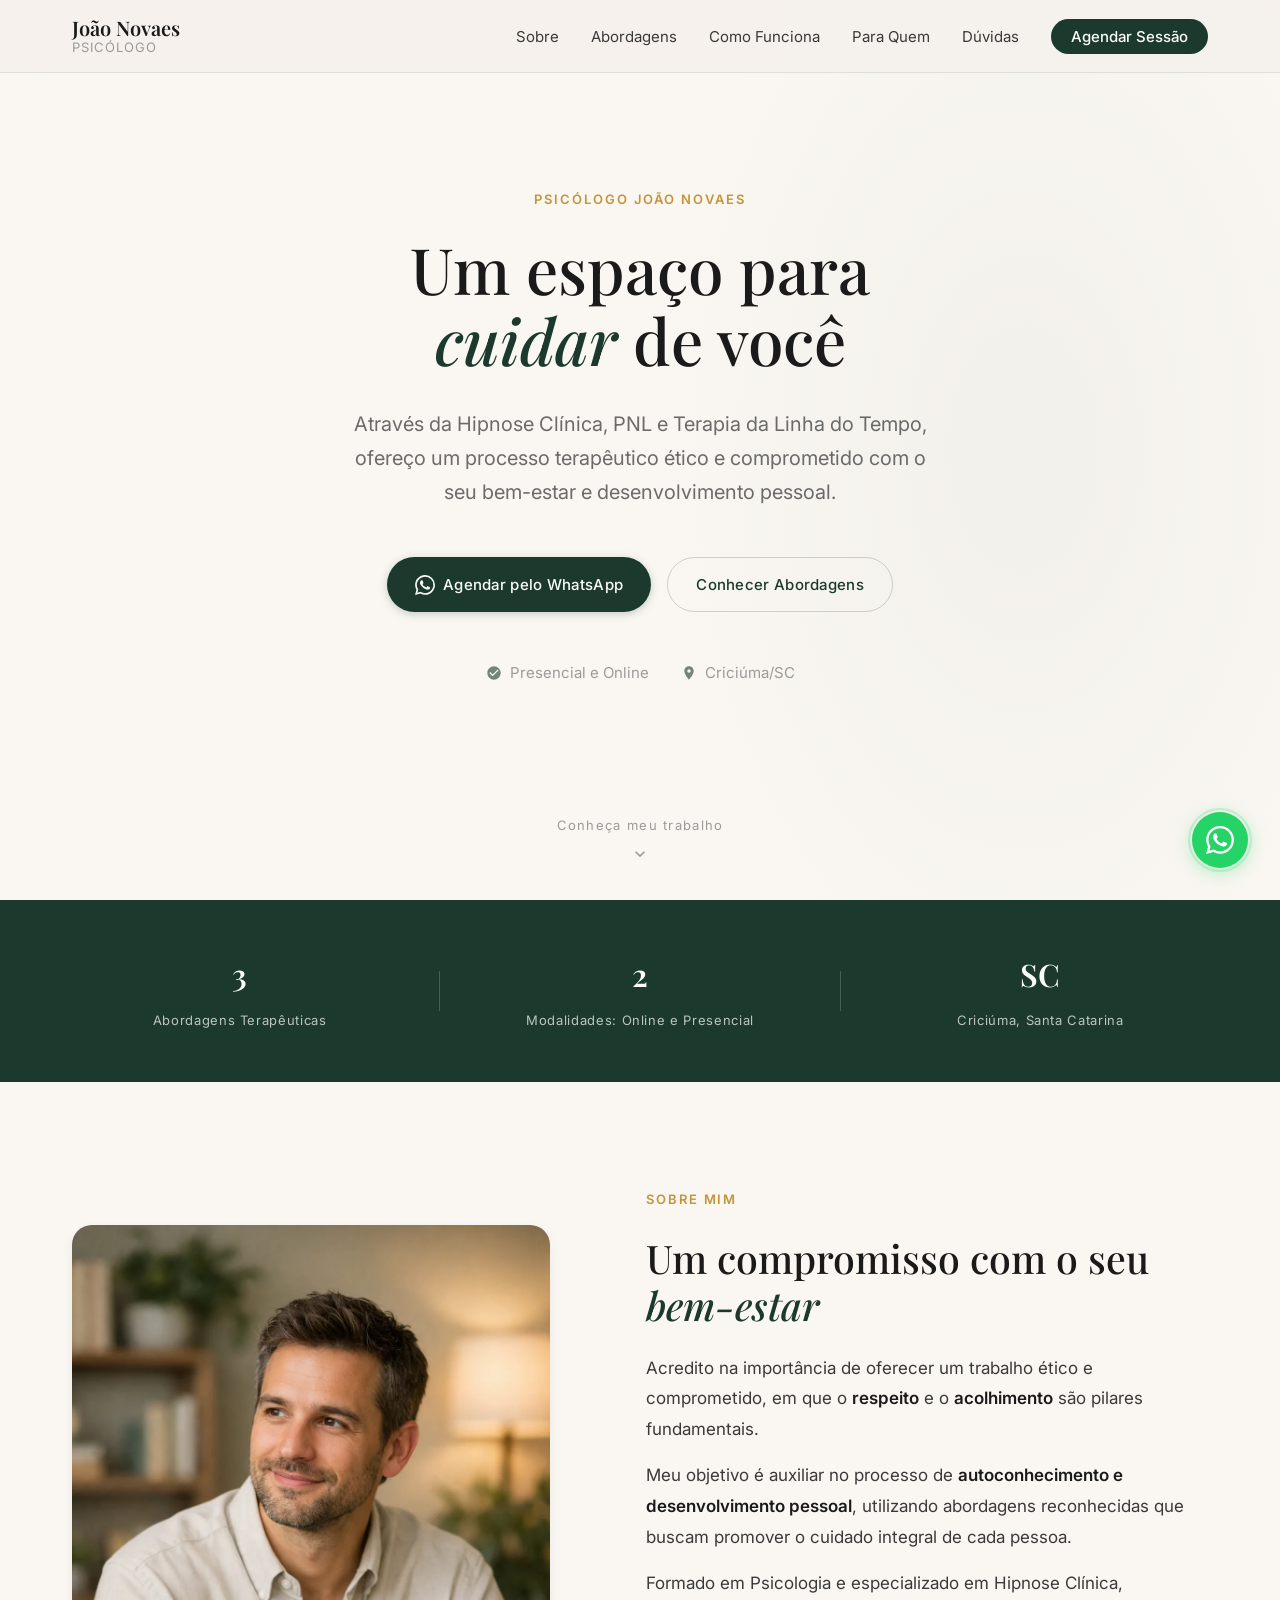
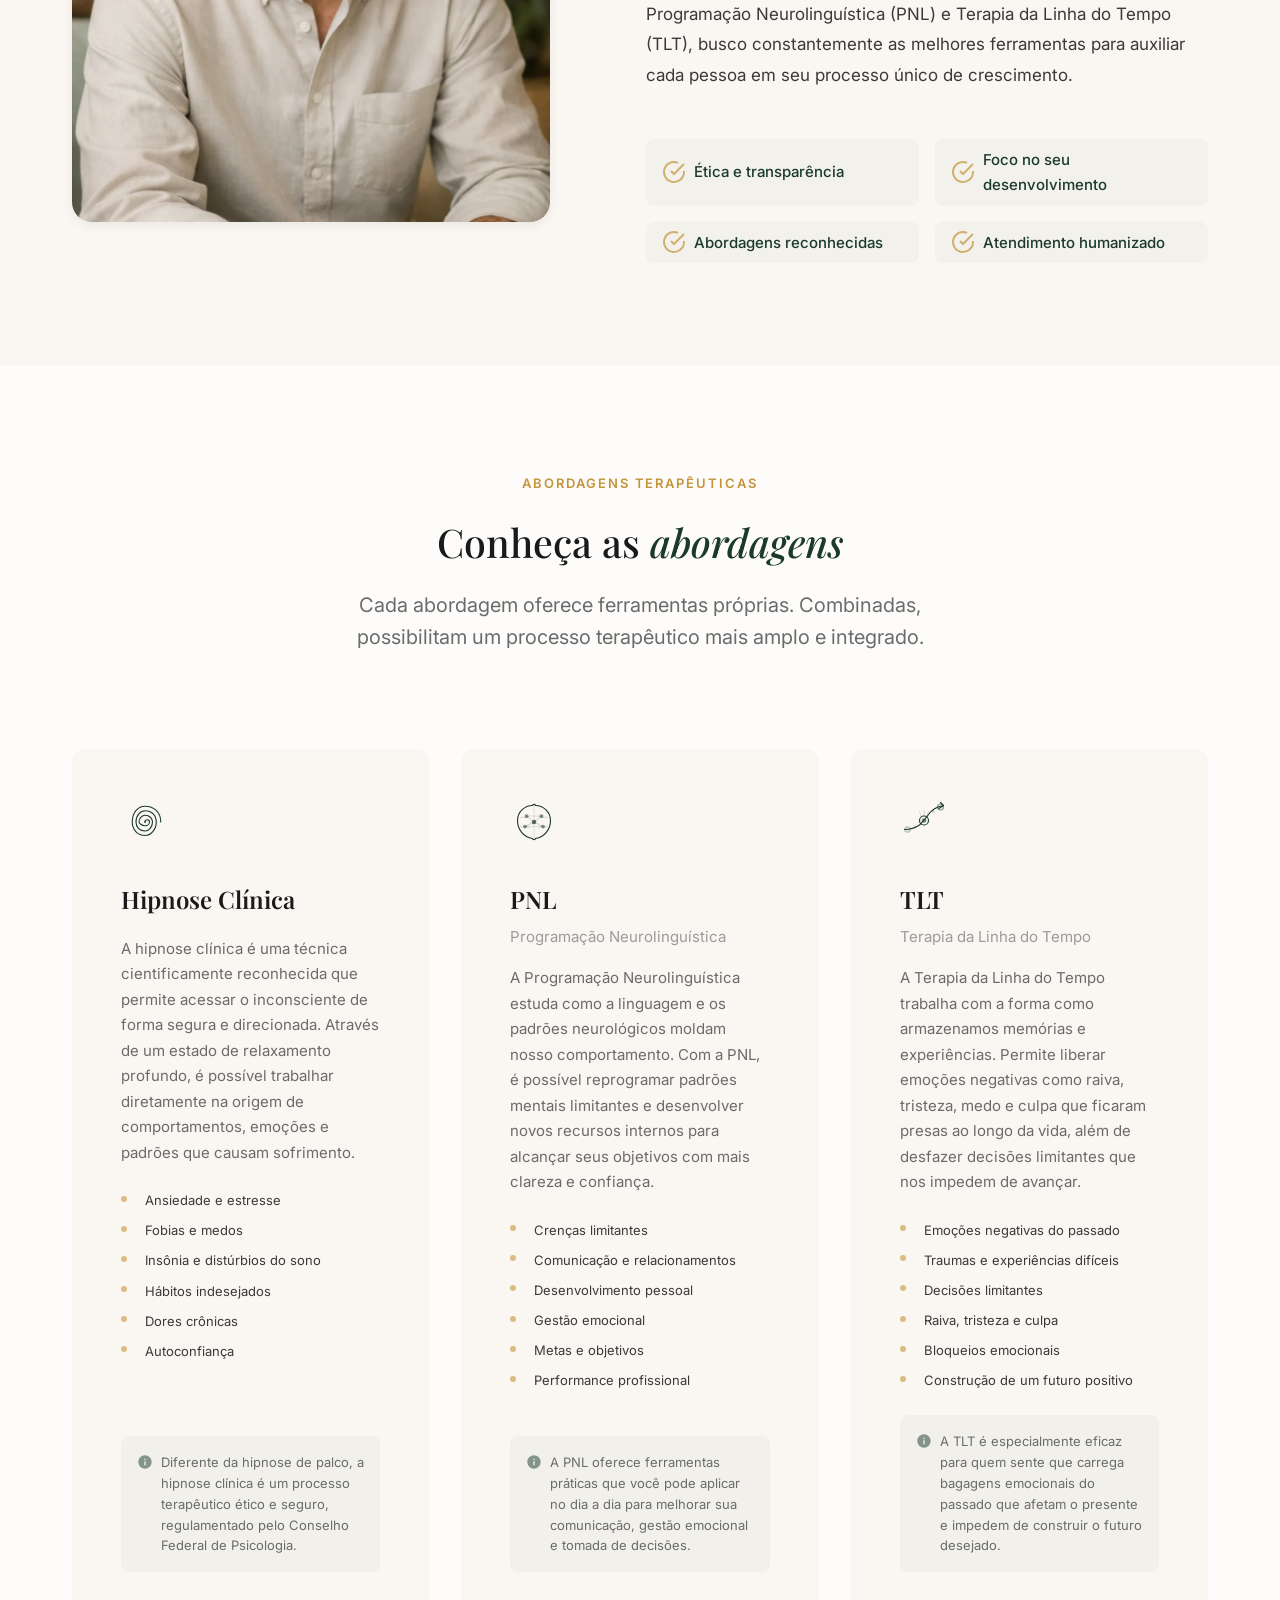
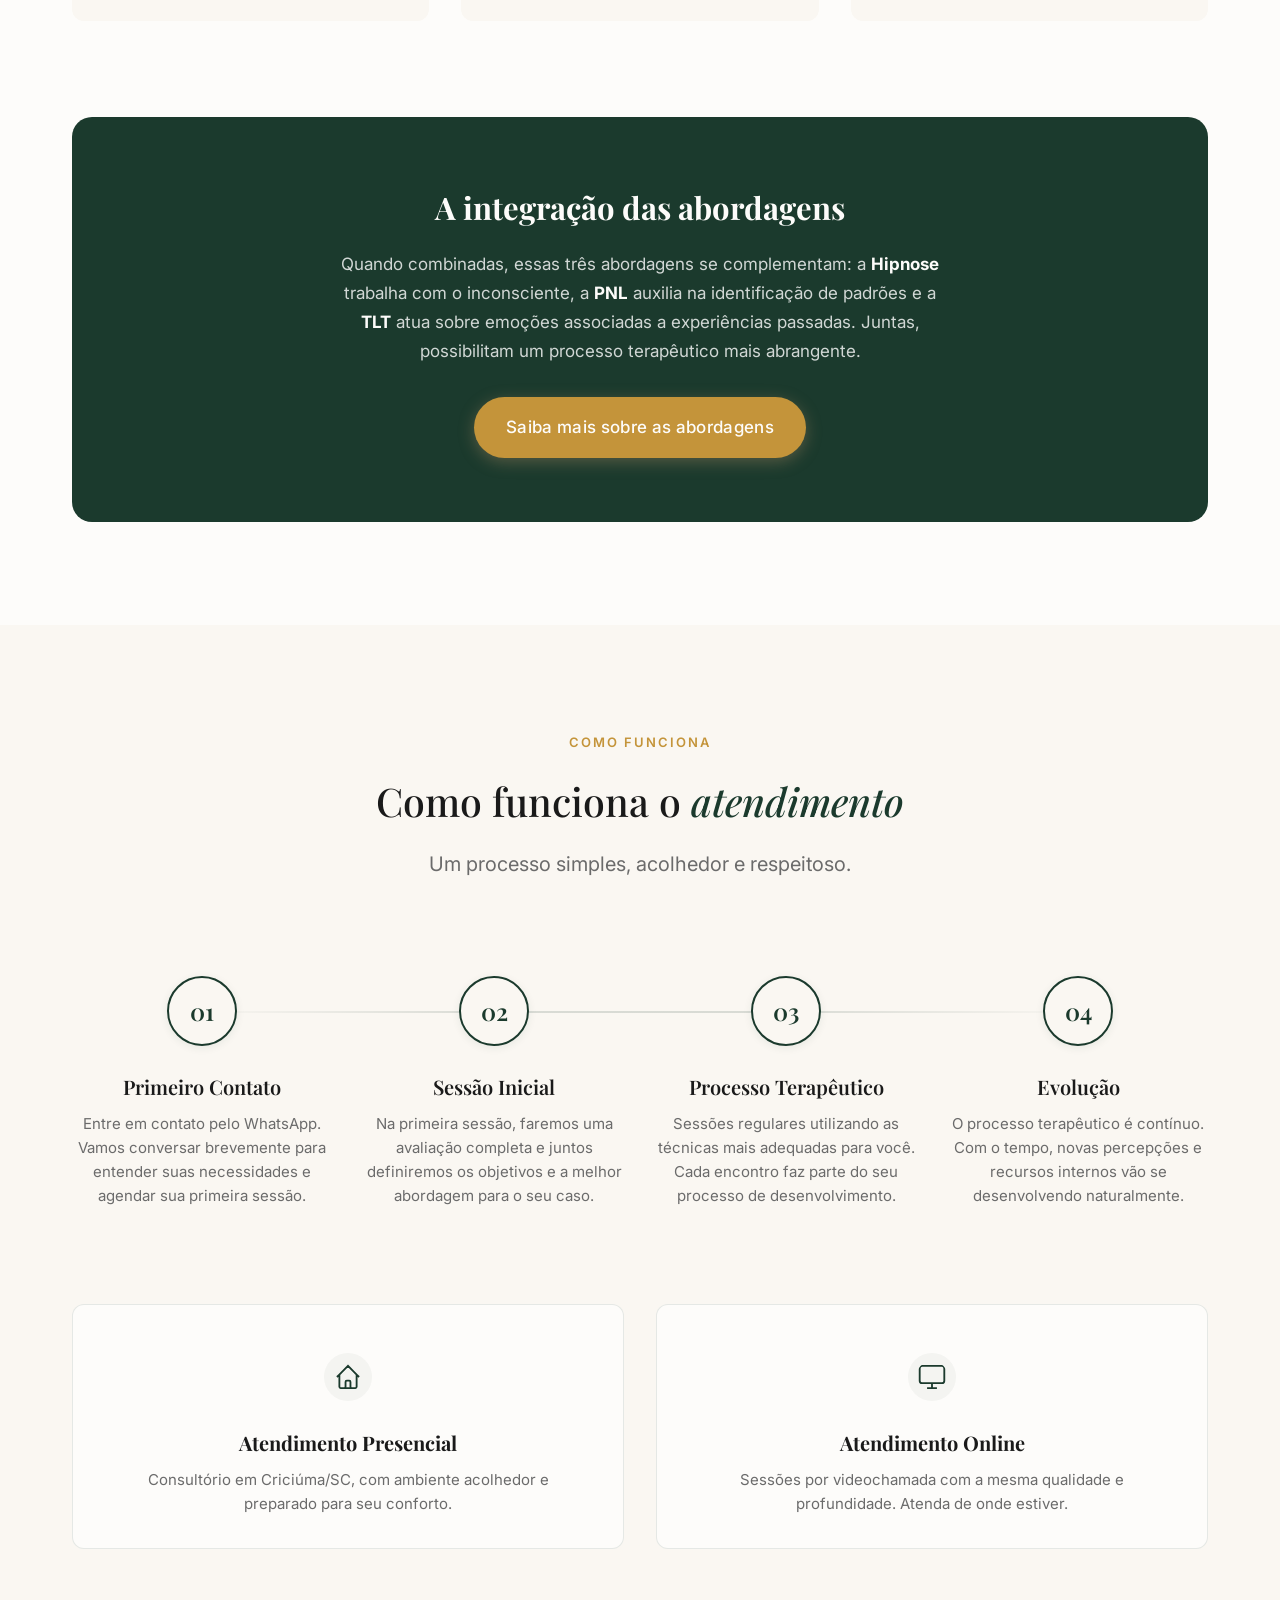
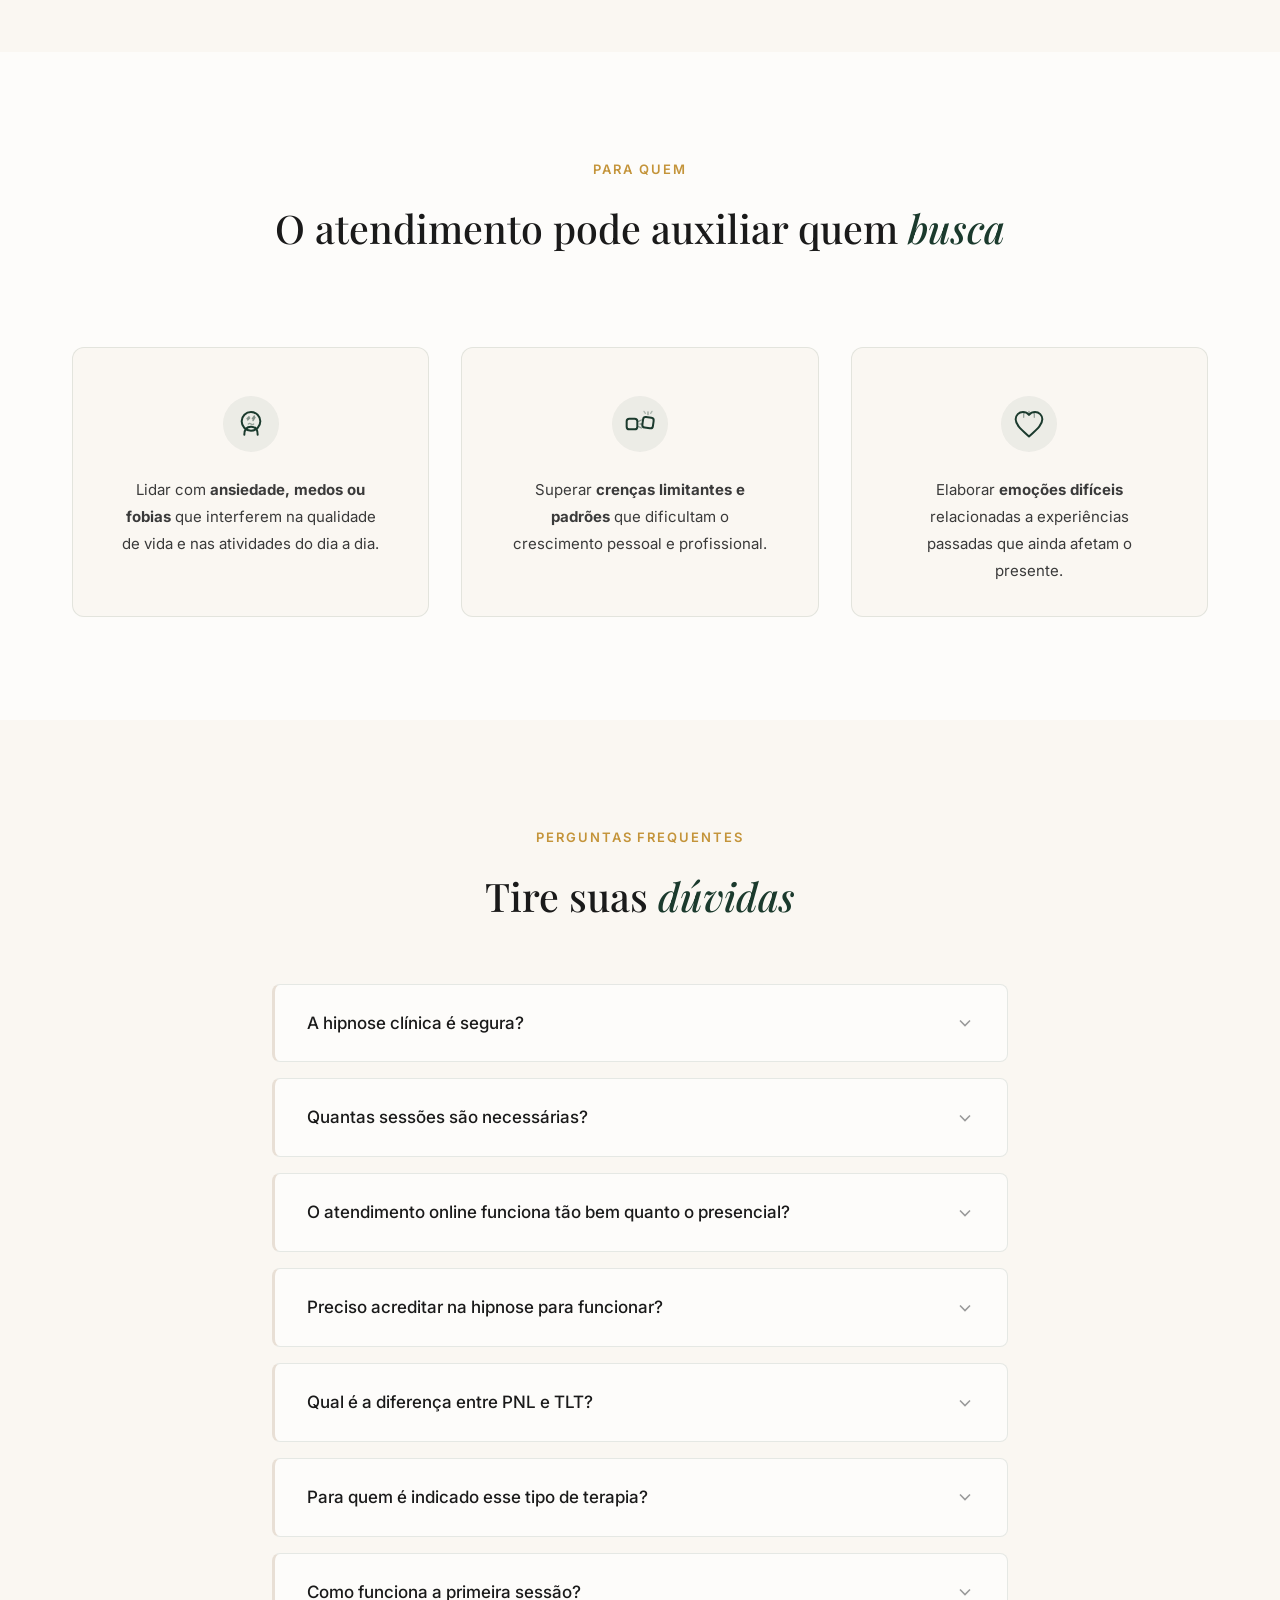
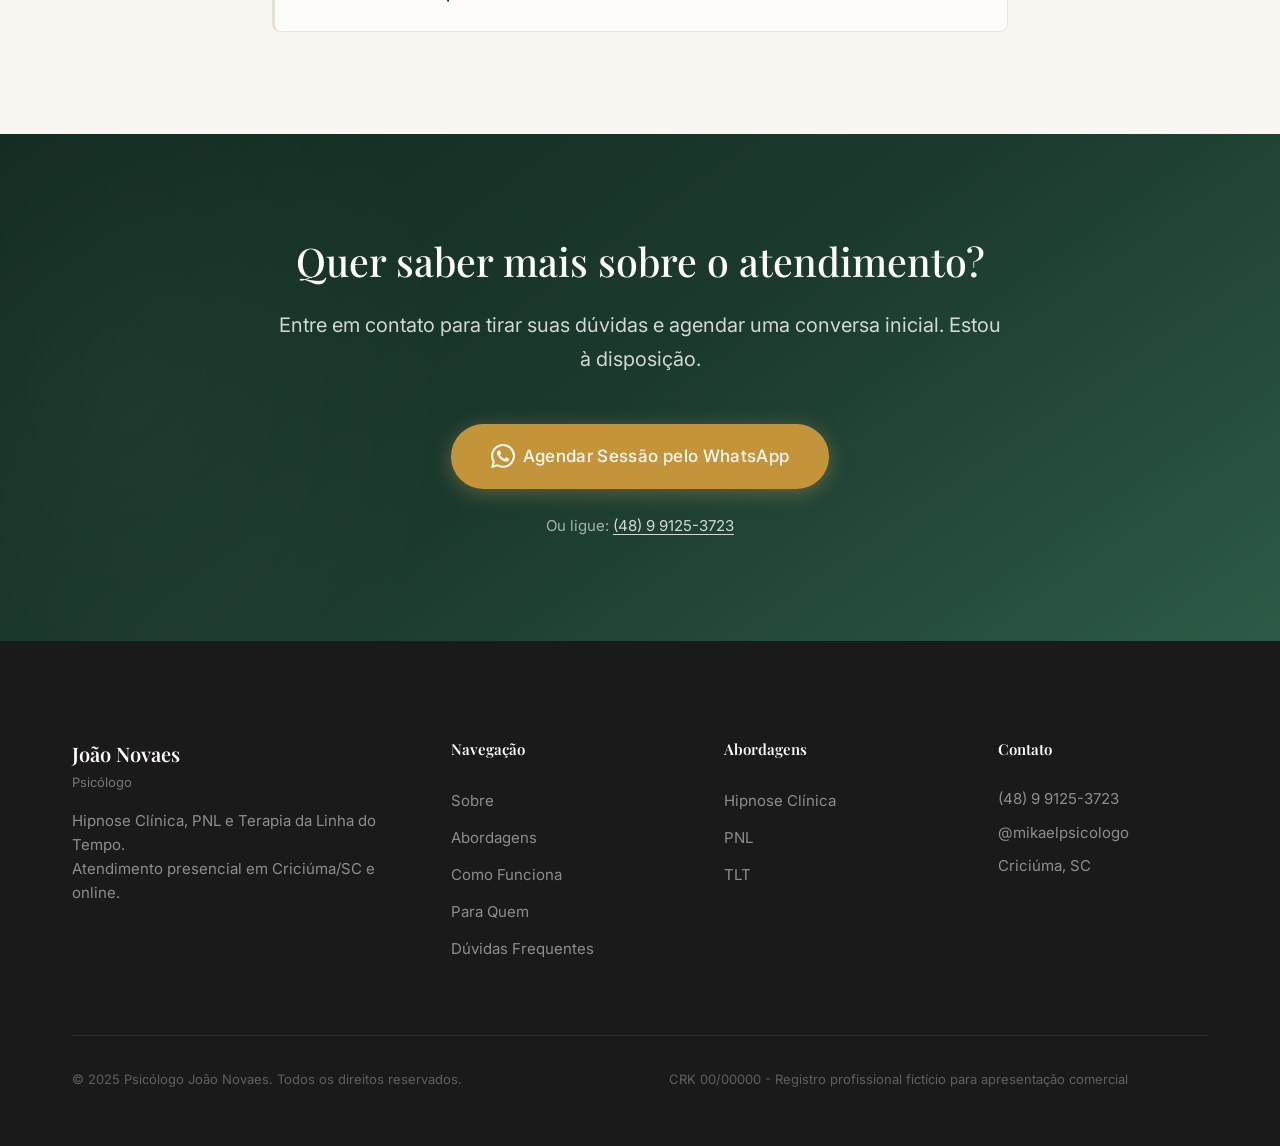
<file: index.html>
<!DOCTYPE html>
<html lang="pt-BR">
<head>
  <meta charset="UTF-8">
  <meta name="viewport" content="width=device-width, initial-scale=1.0">
  <meta name="description" content="Psicólogo João Novaes - CRK 00/00000. Hipnose Clínica, PNL e Terapia da Linha do Tempo em Criciúma/SC. Atendimento presencial e online.">
  <meta name="keywords" content="psicólogo criciúma, hipnose clínica, PNL, programação neurolinguística, terapia da linha do tempo, TLT, psicólogo online, hipnoterapia, psicologia criciúma SC, terapia online santa catarina">
  <meta name="author" content="Psicólogo João Novaes">
  <meta name="robots" content="index, follow">

  <!-- Open Graph -->
  <meta property="og:title" content="Psicólogo João Novaes | Hipnose, PNL e TLT em Criciúma/SC">
  <meta property="og:description" content="Hipnose Clínica, PNL e Terapia da Linha do Tempo. Atendimento presencial em Criciúma/SC e online.">
  <meta property="og:type" content="website">
  <meta property="og:locale" content="pt_BR">
  <meta property="og:image" content="/img/og-image.jpg">

  <!-- Twitter Card -->
  <meta name="twitter:card" content="summary_large_image">
  <meta name="twitter:title" content="Psicólogo João Novaes | Hipnose, PNL e TLT">
  <meta name="twitter:description" content="Hipnose Clínica, PNL e Terapia da Linha do Tempo. Atendimento em Criciúma/SC e online.">

  <title>Psicólogo João Novaes | Hipnose, PNL e TLT em Criciúma/SC</title>

  <link rel="canonical" href="https://mikaelpsicologo.com.br">
  <link rel="icon" type="image/svg+xml" href="src/img/favicon.svg">

  <!-- Google Fonts -->
  <link rel="preconnect" href="https://fonts.googleapis.com">
  <link rel="preconnect" href="https://fonts.gstatic.com" crossorigin>
  <link href="https://fonts.googleapis.com/css2?family=Playfair+Display:ital,wght@0,400;0,500;0,600;0,700;1,400;1,500&family=Inter:wght@300;400;500;600&display=swap" rel="stylesheet">

  <link rel="stylesheet" href="src/css/style.css">

  <!-- Schema.org Structured Data -->
  <script type="application/ld+json">
  {
    "@context": "https://schema.org",
    "@type": "ProfessionalService",
    "name": "Psicólogo João Novaes",
    "description": "Psicólogo especialista em Hipnose Clínica, PNL e Terapia da Linha do Tempo. Atendimento presencial em Criciúma/SC e online.",
    "url": "https://mikaelpsicologo.com.br",
    "telephone": "+5548991253723",
    "address": {
      "@type": "PostalAddress",
      "addressLocality": "Criciúma",
      "addressRegion": "SC",
      "addressCountry": "BR"
    },
    "geo": {
      "@type": "GeoCoordinates",
      "latitude": "-28.6775",
      "longitude": "-49.3697"
    },
    "priceRange": "$$",
    "openingHoursSpecification": {
      "@type": "OpeningHoursSpecification",
      "dayOfWeek": ["Monday", "Tuesday", "Wednesday", "Thursday", "Friday"],
      "opens": "08:00",
      "closes": "19:00"
    },
    "hasCredential": {
      "@type": "EducationalOccupationalCredential",
      "credentialCategory": "Professional License",
      "recognizedBy": {
        "@type": "Organization",
        "name": "Conselho Regional de Psicologia - 12ª Região"
      }
    },
    "knowsAbout": ["Hipnose Clínica", "PNL", "Programação Neurolinguística", "Terapia da Linha do Tempo", "TLT", "Psicoterapia"],
    "areaServed": [
      {
        "@type": "City",
        "name": "Criciúma"
      },
      {
        "@type": "State",
        "name": "Santa Catarina"
      },
      {
        "@type": "Country",
        "name": "Brasil"
      }
    ],
    "makesOffer": [
      {
        "@type": "Offer",
        "itemOffered": {
          "@type": "Service",
          "name": "Hipnose Clínica",
          "description": "Sessões de hipnose clínica para tratamento de ansiedade, fobias, hábitos e desenvolvimento pessoal."
        }
      },
      {
        "@type": "Offer",
        "itemOffered": {
          "@type": "Service",
          "name": "PNL - Programação Neurolinguística",
          "description": "Técnicas de PNL para reprogramação de padrões mentais, superação de crenças limitantes e desenvolvimento de novas habilidades."
        }
      },
      {
        "@type": "Offer",
        "itemOffered": {
          "@type": "Service",
          "name": "Terapia da Linha do Tempo (TLT)",
          "description": "Liberação de emoções negativas e decisões limitantes do passado para uma vida mais plena no presente."
        }
      }
    ]
  }
  </script>
</head>
<body>
  <!-- Navigation -->
  <nav class="nav" id="nav" aria-label="Navegação principal">
    <div class="nav__container">
      <a href="#" class="nav__logo" aria-label="Início">
        <span class="nav__logo-name">João Novaes</span>
        <span class="nav__logo-title">Psicólogo</span>
      </a>
      <button class="nav__toggle" id="nav-toggle" aria-label="Abrir menu" aria-expanded="false">
        <span></span>
        <span></span>
        <span></span>
      </button>
      <ul class="nav__menu" id="nav-menu">
        <li><a href="#sobre" class="nav__link">Sobre</a></li>
        <li><a href="#abordagens" class="nav__link">Abordagens</a></li>
        <li><a href="#como-funciona" class="nav__link">Como Funciona</a></li>
        <li><a href="#para-quem" class="nav__link">Para Quem</a></li>
        <li><a href="#faq" class="nav__link">Dúvidas</a></li>
        <li><a href="#contato" class="nav__link nav__link--cta">Agendar Sessão</a></li>
      </ul>
    </div>
  </nav>

  <!-- Hero Section -->
  <header class="hero" id="inicio">
    <div class="hero__container">
      <div class="hero__content">
        <p class="hero__tag">Psicólogo João Novaes</p>
        <h1 class="hero__title">
          Um espaço para<br>
          <em>cuidar</em> de você
        </h1>
        <p class="hero__subtitle">
          Através da Hipnose Clínica, PNL e Terapia da Linha do Tempo,
          ofereço um processo terapêutico ético e comprometido
          com o seu bem-estar e desenvolvimento pessoal.
        </p>
        <div class="hero__actions">
          <a href="https://wa.me/5548991253723?text=Olá!%20Gostaria%20de%20saber%20mais%20sobre%20os%20atendimentos." class="btn btn--primary" target="_blank" rel="noopener">
            <svg class="btn__icon" viewBox="0 0 24 24" width="20" height="20" fill="currentColor"><path d="M17.472 14.382c-.297-.149-1.758-.867-2.03-.967-.273-.099-.471-.148-.67.15-.197.297-.767.966-.94 1.164-.173.199-.347.223-.644.075-.297-.15-1.255-.463-2.39-1.475-.883-.788-1.48-1.761-1.653-2.059-.173-.297-.018-.458.13-.606.134-.133.298-.347.446-.52.149-.174.198-.298.298-.497.099-.198.05-.371-.025-.52-.075-.149-.669-1.612-.916-2.207-.242-.579-.487-.5-.669-.51-.173-.008-.371-.01-.57-.01-.198 0-.52.074-.792.372-.272.297-1.04 1.016-1.04 2.479 0 1.462 1.065 2.875 1.213 3.074.149.198 2.096 3.2 5.077 4.487.709.306 1.262.489 1.694.625.712.227 1.36.195 1.871.118.571-.085 1.758-.719 2.006-1.413.248-.694.248-1.289.173-1.413-.074-.124-.272-.198-.57-.347m-5.421 7.403h-.004a9.87 9.87 0 01-5.031-1.378l-.361-.214-3.741.982.998-3.648-.235-.374a9.86 9.86 0 01-1.51-5.26c.001-5.45 4.436-9.884 9.888-9.884 2.64 0 5.122 1.03 6.988 2.898a9.825 9.825 0 012.893 6.994c-.003 5.45-4.437 9.884-9.885 9.884m8.413-18.297A11.815 11.815 0 0012.05 0C5.495 0 .16 5.335.157 11.892c0 2.096.547 4.142 1.588 5.945L.057 24l6.305-1.654a11.882 11.882 0 005.683 1.448h.005c6.554 0 11.89-5.335 11.893-11.893a11.821 11.821 0 00-3.48-8.413z"/></svg>
            Agendar pelo WhatsApp
          </a>
          <a href="#abordagens" class="btn btn--ghost">Conhecer Abordagens</a>
        </div>
        <div class="hero__credentials">
          <div class="hero__credential">
            <svg viewBox="0 0 24 24" width="16" height="16" fill="currentColor"><path d="M12 2C6.48 2 2 6.48 2 12s4.48 10 10 10 10-4.48 10-10S17.52 2 12 2zm-2 15l-5-5 1.41-1.41L10 14.17l7.59-7.59L19 8l-9 9z"/></svg>
            <span>Presencial e Online</span>
          </div>
          <div class="hero__credential">
            <svg viewBox="0 0 24 24" width="16" height="16" fill="currentColor"><path d="M12 2C8.13 2 5 5.13 5 9c0 5.25 7 13 7 13s7-7.75 7-13c0-3.87-3.13-7-7-7zm0 9.5c-1.38 0-2.5-1.12-2.5-2.5s1.12-2.5 2.5-2.5 2.5 1.12 2.5 2.5-1.12 2.5-2.5 2.5z"/></svg>
            <span>Criciúma/SC</span>
          </div>
        </div>
      </div>
    </div>
    <div class="hero__scroll-indicator">
      <span>Conheça meu trabalho</span>
      <svg viewBox="0 0 24 24" width="20" height="20" fill="currentColor"><path d="M7.41 8.59L12 13.17l4.59-4.58L18 10l-6 6-6-6 1.41-1.41z"/></svg>
    </div>
  </header>

  <!-- Social Proof Bar -->
  <section class="proof-bar" aria-label="Credenciais">
    <div class="proof-bar__container">
      <div class="proof-bar__item">
        <strong class="proof-bar__number">3</strong>
        <span class="proof-bar__label">Abordagens Terapêuticas</span>
      </div>
      <div class="proof-bar__divider"></div>
      <div class="proof-bar__item">
        <strong class="proof-bar__number">2</strong>
        <span class="proof-bar__label">Modalidades: Online e Presencial</span>
      </div>
      <div class="proof-bar__divider"></div>
      <div class="proof-bar__item">
        <strong class="proof-bar__number">SC</strong>
        <span class="proof-bar__label">Criciúma, Santa Catarina</span>
      </div>
    </div>
  </section>

  <!-- About Section -->
  <section class="about" id="sobre">
    <div class="about__container">
      <div class="about__image">
        <img src="src/img/joao-novaes.webp" alt="Psicólogo João Novaes" class="about__img" loading="lazy">
      </div>
      <div class="about__content">
        <span class="section-tag">Sobre Mim</span>
        <h2 class="section-title">Um compromisso com o seu <em>bem-estar</em></h2>
        <p class="about__text">
          Acredito na importância de oferecer um trabalho ético e comprometido,
          em que o <strong>respeito</strong> e o <strong>acolhimento</strong> são pilares fundamentais.
        </p>
        <p class="about__text">
          Meu objetivo é auxiliar no processo de <strong>autoconhecimento e desenvolvimento
          pessoal</strong>, utilizando abordagens reconhecidas que buscam promover
          o cuidado integral de cada pessoa.
        </p>
        <p class="about__text">
          Formado em Psicologia e especializado em Hipnose Clínica, Programação
          Neurolinguística (PNL) e Terapia da Linha do Tempo (TLT), busco
          constantemente as melhores ferramentas para auxiliar cada pessoa em seu
          processo único de crescimento.
        </p>
        <div class="about__highlights">
          <div class="about__highlight">
            <svg viewBox="0 0 24 24" width="24" height="24" fill="none" stroke="currentColor" stroke-width="2"><path d="M22 11.08V12a10 10 0 1 1-5.93-9.14"/><polyline points="22 4 12 14.01 9 11.01"/></svg>
            <span>Ética e transparência</span>
          </div>
          <div class="about__highlight">
            <svg viewBox="0 0 24 24" width="24" height="24" fill="none" stroke="currentColor" stroke-width="2"><path d="M22 11.08V12a10 10 0 1 1-5.93-9.14"/><polyline points="22 4 12 14.01 9 11.01"/></svg>
            <span>Foco no seu desenvolvimento</span>
          </div>
          <div class="about__highlight">
            <svg viewBox="0 0 24 24" width="24" height="24" fill="none" stroke="currentColor" stroke-width="2"><path d="M22 11.08V12a10 10 0 1 1-5.93-9.14"/><polyline points="22 4 12 14.01 9 11.01"/></svg>
            <span>Abordagens reconhecidas</span>
          </div>
          <div class="about__highlight">
            <svg viewBox="0 0 24 24" width="24" height="24" fill="none" stroke="currentColor" stroke-width="2"><path d="M22 11.08V12a10 10 0 1 1-5.93-9.14"/><polyline points="22 4 12 14.01 9 11.01"/></svg>
            <span>Atendimento humanizado</span>
          </div>
        </div>
      </div>
    </div>
  </section>

  <!-- Approaches / Services Section -->
  <section class="approaches" id="abordagens">
    <div class="approaches__container">
      <div class="approaches__header">
        <span class="section-tag">Abordagens Terapêuticas</span>
        <h2 class="section-title">Conheça as <em>abordagens</em></h2>
        <p class="section-subtitle">
          Cada abordagem oferece ferramentas próprias. Combinadas, possibilitam
          um processo terapêutico mais amplo e integrado.
        </p>
      </div>

      <div class="approaches__grid">
        <!-- Hipnose Clínica -->
        <article class="approach-card" id="hipnose">
          <div class="approach-card__icon">
            <svg viewBox="0 0 64 64" width="48" height="48" fill="none" stroke="currentColor" stroke-width="1.5">
              <!-- Clinical Hypnosis: classic expanding spiral (trance/focused attention) -->
              <!-- Archimedean spiral expanding outward from center -->
              <path d="M32 32
                C32 30.5, 33.5 29, 35 29
                C36.5 29, 38 30.5, 38 32
                C38 34.5, 35.5 37, 32 37
                C27.5 37, 24 33.5, 24 32
                C24 27, 28.5 23, 32 23
                C38 23, 42 27, 42 32
                C42 39.5, 36.5 44, 32 44
                C24.5 44, 20 38.5, 20 32
                C20 23, 26 17, 32 17
                C41 17, 47 23, 47 32
                C47 43, 39 50, 32 50
                C22 50, 15 42, 15 32
                C15 19, 23 11, 32 11
                C44 11, 53 19, 53 32" stroke-linecap="round"/>
              <!-- Central focal point -->
              <circle cx="32" cy="32" r="1.5" fill="currentColor" stroke="none" opacity="0.6"/>
            </svg>
          </div>
          <h3 class="approach-card__title">Hipnose Clínica</h3>
          <p class="approach-card__description">
            A hipnose clínica é uma técnica cientificamente reconhecida que permite
            acessar o inconsciente de forma segura e direcionada. Através de um estado
            de relaxamento profundo, é possível trabalhar diretamente na origem de
            comportamentos, emoções e padrões que causam sofrimento.
          </p>
          <ul class="approach-card__benefits">
            <li>Ansiedade e estresse</li>
            <li>Fobias e medos</li>
            <li>Insônia e distúrbios do sono</li>
            <li>Hábitos indesejados</li>
            <li>Dores crônicas</li>
            <li>Autoconfiança</li>
          </ul>
          <div class="approach-card__note">
            <svg viewBox="0 0 24 24" width="16" height="16" fill="currentColor"><path d="M12 2C6.48 2 2 6.48 2 12s4.48 10 10 10 10-4.48 10-10S17.52 2 12 2zm1 15h-2v-6h2v6zm0-8h-2V7h2v2z"/></svg>
            <span>Diferente da hipnose de palco, a hipnose clínica é um processo terapêutico
            ético e seguro, regulamentado pelo Conselho Federal de Psicologia.</span>
          </div>
        </article>

        <!-- PNL -->
        <article class="approach-card" id="pnl">
          <div class="approach-card__icon">
            <svg viewBox="0 0 64 64" width="48" height="48" fill="none" stroke="currentColor" stroke-width="1.5">
              <!-- NLP: Brain outline with neural network nodes and connections -->
              <!-- Brain left hemisphere -->
              <path d="M30 10 C20 10, 10 18, 10 30 C10 42, 18 52, 30 54" stroke-linecap="round"/>
              <!-- Brain right hemisphere -->
              <path d="M34 10 C44 10, 54 18, 54 30 C54 42, 46 52, 34 54" stroke-linecap="round"/>
              <!-- Central divide -->
              <path d="M32 10 L32 54" stroke-width="0.8" opacity="0.2"/>
              <!-- Brain top curve -->
              <path d="M30 10 C30 8, 34 8, 34 10" stroke-linecap="round"/>
              <!-- Brain bottom curve -->
              <path d="M30 54 C30 56, 34 56, 34 54" stroke-linecap="round"/>
              <!-- Brain fold details -->
              <path d="M14 26 C18 24, 22 28, 26 24" stroke-width="1" opacity="0.25" stroke-linecap="round"/>
              <path d="M38 24 C42 28, 46 24, 50 26" stroke-width="1" opacity="0.25" stroke-linecap="round"/>
              <path d="M14 38 C18 40, 22 36, 26 40" stroke-width="1" opacity="0.25" stroke-linecap="round"/>
              <path d="M38 40 C42 36, 46 40, 50 38" stroke-width="1" opacity="0.25" stroke-linecap="round"/>
              <!-- Neural nodes (programming points) -->
              <circle cx="22" cy="24" r="2.5" fill="currentColor" stroke="none" opacity="0.55"/>
              <circle cx="42" cy="24" r="2.5" fill="currentColor" stroke="none" opacity="0.55"/>
              <circle cx="20" cy="38" r="2.5" fill="currentColor" stroke="none" opacity="0.55"/>
              <circle cx="44" cy="38" r="2.5" fill="currentColor" stroke="none" opacity="0.55"/>
              <circle cx="32" cy="32" r="3" fill="currentColor" stroke="none" opacity="0.7"/>
              <!-- Neural connections between nodes -->
              <line x1="22" y1="24" x2="32" y2="32" stroke-width="1" opacity="0.3"/>
              <line x1="42" y1="24" x2="32" y2="32" stroke-width="1" opacity="0.3"/>
              <line x1="20" y1="38" x2="32" y2="32" stroke-width="1" opacity="0.3"/>
              <line x1="44" y1="38" x2="32" y2="32" stroke-width="1" opacity="0.3"/>
              <line x1="22" y1="24" x2="42" y2="24" stroke-width="0.8" opacity="0.2"/>
              <line x1="20" y1="38" x2="44" y2="38" stroke-width="0.8" opacity="0.2"/>
            </svg>
          </div>
          <h3 class="approach-card__title">PNL <span class="approach-card__title-sub">Programação Neurolinguística</span></h3>
          <p class="approach-card__description">
            A Programação Neurolinguística estuda como a linguagem e os padrões
            neurológicos moldam nosso comportamento. Com a PNL, é possível reprogramar
            padrões mentais limitantes e desenvolver novos recursos internos para
            alcançar seus objetivos com mais clareza e confiança.
          </p>
          <ul class="approach-card__benefits">
            <li>Crenças limitantes</li>
            <li>Comunicação e relacionamentos</li>
            <li>Desenvolvimento pessoal</li>
            <li>Gestão emocional</li>
            <li>Metas e objetivos</li>
            <li>Performance profissional</li>
          </ul>
          <div class="approach-card__note">
            <svg viewBox="0 0 24 24" width="16" height="16" fill="currentColor"><path d="M12 2C6.48 2 2 6.48 2 12s4.48 10 10 10 10-4.48 10-10S17.52 2 12 2zm1 15h-2v-6h2v6zm0-8h-2V7h2v2z"/></svg>
            <span>A PNL oferece ferramentas práticas que você pode aplicar no dia a dia
            para melhorar sua comunicação, gestão emocional e tomada de decisões.</span>
          </div>
        </article>

        <!-- TLT -->
        <article class="approach-card" id="tlt">
          <div class="approach-card__icon">
            <svg viewBox="0 0 64 64" width="48" height="48" fill="none" stroke="currentColor" stroke-width="1.5">
              <!-- TLT: Timeline flowing from past through present to future with upward transformation -->
              <!-- Main timeline path arcing upward toward the future -->
              <path d="M6 42 C14 42, 20 40, 26 36 C30 32, 34 28, 38 22 C42 16, 48 12, 58 10" stroke-linecap="round"/>
              <!-- Arrow tip at future end -->
              <path d="M52 14 L58 10 L54 6" stroke-linecap="round" stroke-linejoin="round"/>
              <!-- Past node (small, faded -- representing the past) -->
              <circle cx="10" cy="42" r="3.5" opacity="0.3"/>
              <circle cx="10" cy="42" r="1.5" fill="currentColor" stroke="none" opacity="0.25"/>
              <!-- Present node (prominent, highlighted -- the now) -->
              <circle cx="32" cy="30" r="6"/>
              <circle cx="32" cy="30" r="3" fill="currentColor" stroke="none" opacity="0.6"/>
              <!-- Future node (aspirational, open) -->
              <circle cx="54" cy="12" r="4" opacity="0.5"/>
              <!-- Small connecting dots along the timeline for continuity -->
              <circle cx="20" cy="38" r="1.5" fill="currentColor" stroke="none" opacity="0.2"/>
              <circle cx="44" cy="18" r="1.5" fill="currentColor" stroke="none" opacity="0.3"/>
              <!-- Subtle release/liberation lines rising from the present -->
              <path d="M28 24 L26 18" stroke-width="1" opacity="0.2" stroke-linecap="round"/>
              <path d="M32 23 L32 17" stroke-width="1" opacity="0.25" stroke-linecap="round"/>
              <path d="M36 24 L38 18" stroke-width="1" opacity="0.2" stroke-linecap="round"/>
            </svg>
          </div>
          <h3 class="approach-card__title">TLT <span class="approach-card__title-sub">Terapia da Linha do Tempo</span></h3>
          <p class="approach-card__description">
            A Terapia da Linha do Tempo trabalha com a forma como armazenamos
            memórias e experiências. Permite liberar emoções negativas como raiva,
            tristeza, medo e culpa que ficaram presas ao longo da vida, além de
            desfazer decisões limitantes que nos impedem de avançar.
          </p>
          <ul class="approach-card__benefits">
            <li>Emoções negativas do passado</li>
            <li>Traumas e experiências difíceis</li>
            <li>Decisões limitantes</li>
            <li>Raiva, tristeza e culpa</li>
            <li>Bloqueios emocionais</li>
            <li>Construção de um futuro positivo</li>
          </ul>
          <div class="approach-card__note">
            <svg viewBox="0 0 24 24" width="16" height="16" fill="currentColor"><path d="M12 2C6.48 2 2 6.48 2 12s4.48 10 10 10 10-4.48 10-10S17.52 2 12 2zm1 15h-2v-6h2v6zm0-8h-2V7h2v2z"/></svg>
            <span>A TLT é especialmente eficaz para quem sente que carrega bagagens emocionais
            do passado que afetam o presente e impedem de construir o futuro desejado.</span>
          </div>
        </article>
      </div>

      <div class="approaches__integration">
        <div class="approaches__integration-content">
          <h3>A integração das abordagens</h3>
          <p>
            Quando combinadas, essas três abordagens se complementam: a
            <strong>Hipnose</strong> trabalha com o inconsciente, a <strong>PNL</strong> auxilia
            na identificação de padrões e a <strong>TLT</strong> atua sobre emoções
            associadas a experiências passadas. Juntas, possibilitam um
            processo terapêutico mais abrangente.
          </p>
          <a href="https://wa.me/5548991253723?text=Olá!%20Gostaria%20de%20saber%20mais%20sobre%20as%20abordagens%20terapêuticas." class="btn btn--primary" target="_blank" rel="noopener">
            Saiba mais sobre as abordagens
          </a>
        </div>
      </div>
    </div>
  </section>

  <!-- How It Works Section -->
  <section class="process" id="como-funciona">
    <div class="process__container">
      <div class="process__header">
        <span class="section-tag">Como Funciona</span>
        <h2 class="section-title">Como funciona o <em>atendimento</em></h2>
        <p class="section-subtitle">
          Um processo simples, acolhedor e respeitoso.
        </p>
      </div>

      <div class="process__steps">
        <div class="process__step">
          <div class="process__step-number">01</div>
          <h3 class="process__step-title">Primeiro Contato</h3>
          <p class="process__step-text">
            Entre em contato pelo WhatsApp. Vamos conversar brevemente para
            entender suas necessidades e agendar sua primeira sessão.
          </p>
        </div>
        <div class="process__step">
          <div class="process__step-number">02</div>
          <h3 class="process__step-title">Sessão Inicial</h3>
          <p class="process__step-text">
            Na primeira sessão, faremos uma avaliação completa e juntos
            definiremos os objetivos e a melhor abordagem para o seu caso.
          </p>
        </div>
        <div class="process__step">
          <div class="process__step-number">03</div>
          <h3 class="process__step-title">Processo Terapêutico</h3>
          <p class="process__step-text">
            Sessões regulares utilizando as técnicas mais adequadas para você.
            Cada encontro faz parte do seu processo de desenvolvimento.
          </p>
        </div>
        <div class="process__step">
          <div class="process__step-number">04</div>
          <h3 class="process__step-title">Evolução</h3>
          <p class="process__step-text">
            O processo terapêutico é contínuo. Com o tempo, novas percepções
            e recursos internos vão se desenvolvendo naturalmente.
          </p>
        </div>
      </div>

      <div class="process__modalities">
        <div class="process__modality">
          <svg viewBox="-1 -1 26 26" width="32" height="32" fill="none" stroke="currentColor" stroke-width="1.5">
            <path d="M3 12l2-2m0 0l7-7 7 7M5 10v10a1 1 0 001 1h3m10-11l2 2m-2-2v10a1 1 0 01-1 1h-3m-6 0a1 1 0 001-1v-4a1 1 0 011-1h2a1 1 0 011 1v4a1 1 0 001 1m-6 0h6"/>
          </svg>
          <h4>Atendimento Presencial</h4>
          <p>Consultório em Criciúma/SC, com ambiente acolhedor e preparado para seu conforto.</p>
        </div>
        <div class="process__modality">
          <svg viewBox="-1 0 26 24" width="32" height="32" fill="none" stroke="currentColor" stroke-width="1.5">
            <rect x="2" y="3" width="20" height="14" rx="2" ry="2"/>
            <line x1="8" y1="21" x2="16" y2="21"/>
            <line x1="12" y1="17" x2="12" y2="21"/>
          </svg>
          <h4>Atendimento Online</h4>
          <p>Sessões por videochamada com a mesma qualidade e profundidade. Atenda de onde estiver.</p>
        </div>
      </div>
    </div>
  </section>

  <!-- For Whom Section -->
  <section class="testimonials" id="para-quem">
    <div class="testimonials__container">
      <div class="testimonials__header">
        <span class="section-tag">Para Quem</span>
        <h2 class="section-title">O atendimento pode auxiliar quem <em>busca</em></h2>
      </div>

      <div class="testimonials__grid">
        <div class="testimonial-card">
          <div class="approach-card__icon">
            <svg viewBox="0 0 24 24" width="32" height="32" fill="none" stroke="currentColor" stroke-width="1.5">
              <!-- Anxiety/fears: head silhouette with scattered worry lines calming into order -->
              <circle cx="12" cy="10" r="7"/>
              <path d="M7 20 C7 16, 9 14, 12 14 C15 14, 17 16, 17 20" stroke-linecap="round"/>
              <!-- Anxiety zigzag lines inside head -->
              <path d="M9 8 L10.5 6.5 L9.5 9 L11 7.5" stroke-width="1" opacity="0.5" stroke-linecap="round" stroke-linejoin="round"/>
              <path d="M13 8 L14.5 6 L13.5 9.5 L15 7" stroke-width="1" opacity="0.5" stroke-linecap="round" stroke-linejoin="round"/>
              <!-- Small calming wave emerging -->
              <path d="M10 12 Q11 11, 12 12 Q13 13, 14 12" stroke-width="1" opacity="0.4" stroke-linecap="round"/>
            </svg>
          </div>
          <p class="testimonial-card__text">
            Lidar com <strong>ansiedade, medos ou fobias</strong> que interferem
            na qualidade de vida e nas atividades do dia a dia.
          </p>
        </div>

        <div class="testimonial-card">
          <div class="approach-card__icon">
            <svg viewBox="0 0 24 24" width="32" height="32" fill="none" stroke="currentColor" stroke-width="1.5">
              <!-- Limiting beliefs: broken chain link representing freedom from mental constraints -->
              <!-- Left chain link -->
              <rect x="2" y="8" width="8" height="8" rx="2"/>
              <!-- Right chain link (breaking away) -->
              <rect x="14" y="7" width="8" height="8" rx="2" transform="rotate(8 18 11)"/>
              <!-- Break/separation spark lines -->
              <path d="M11 10 L13 9" stroke-width="1" opacity="0.5" stroke-linecap="round"/>
              <path d="M11 14 L13 15" stroke-width="1" opacity="0.5" stroke-linecap="round"/>
              <path d="M12 12 L14 12" stroke-width="1" opacity="0.5" stroke-linecap="round"/>
              <!-- Upward freedom spark -->
              <path d="M18 5 L18 3" stroke-width="1" opacity="0.4" stroke-linecap="round"/>
              <path d="M16 4 L15 2.5" stroke-width="1" opacity="0.3" stroke-linecap="round"/>
              <path d="M20 4 L21 2.5" stroke-width="1" opacity="0.3" stroke-linecap="round"/>
            </svg>
          </div>
          <p class="testimonial-card__text">
            Superar <strong>crenças limitantes e padrões</strong> que dificultam
            o crescimento pessoal e profissional.
          </p>
        </div>

        <div class="testimonial-card">
          <div class="approach-card__icon">
            <svg viewBox="0 0 24 24" width="32" height="32" fill="none" stroke="currentColor" stroke-width="1.5">
              <!-- Difficult emotions: heart releasing/lightening emotional weight -->
              <!-- Heart shape -->
              <path d="M12 21.35l-1.45-1.32C5.4 15.36 2 12.28 2 8.5 2 5.42 4.42 3 7.5 3c1.74 0 3.41.81 4.5 2.09C13.09 3.81 14.76 3 16.5 3 19.58 3 22 5.42 22 8.5c0 3.78-3.4 6.86-8.55 11.54L12 21.35z" stroke-linejoin="round"/>
              <!-- Rising release lines (emotional weight lifting) -->
              <path d="M8 7 L8 4" stroke-width="1" opacity="0.4" stroke-linecap="round"/>
              <path d="M12 5.5 L12 2.5" stroke-width="1" opacity="0.4" stroke-linecap="round"/>
              <path d="M16 7 L16 4" stroke-width="1" opacity="0.4" stroke-linecap="round"/>
            </svg>
          </div>
          <p class="testimonial-card__text">
            Elaborar <strong>emoções difíceis</strong> relacionadas a experiências
            passadas que ainda afetam o presente.
          </p>
        </div>
      </div>
    </div>
  </section>

  <!-- FAQ Section -->
  <section class="faq" id="faq">
    <div class="faq__container">
      <div class="faq__header">
        <span class="section-tag">Perguntas Frequentes</span>
        <h2 class="section-title">Tire suas <em>dúvidas</em></h2>
      </div>

      <div class="faq__list">
        <details class="faq__item">
          <summary class="faq__question">
            A hipnose clínica é segura?
            <svg class="faq__chevron" viewBox="0 0 24 24" width="20" height="20" fill="none" stroke="currentColor" stroke-width="2"><polyline points="6 9 12 15 18 9"/></svg>
          </summary>
          <div class="faq__answer">
            <p>Sim, completamente segura. A hipnose clínica é reconhecida pelo Conselho
            Federal de Psicologia (CFP) como uma prática terapêutica legítima. Diferente
            da hipnose de entretenimento, o processo clínico é ético, controlado e você
            mantém consciência durante toda a sessão. Não é possível fazer nada contra
            sua vontade.</p>
          </div>
        </details>

        <details class="faq__item">
          <summary class="faq__question">
            Quantas sessões são necessárias?
            <svg class="faq__chevron" viewBox="0 0 24 24" width="20" height="20" fill="none" stroke="currentColor" stroke-width="2"><polyline points="6 9 12 15 18 9"/></svg>
          </summary>
          <div class="faq__answer">
            <p>O número de sessões varia de acordo com cada pessoa e sua demanda.
            Algumas questões podem ser trabalhadas em poucas sessões, enquanto outras
            podem necessitar de um acompanhamento mais prolongado. Na primeira sessão,
            faremos uma avaliação completa e traçaremos um plano terapêutico adequado
            às suas necessidades.</p>
          </div>
        </details>

        <details class="faq__item">
          <summary class="faq__question">
            O atendimento online funciona tão bem quanto o presencial?
            <svg class="faq__chevron" viewBox="0 0 24 24" width="20" height="20" fill="none" stroke="currentColor" stroke-width="2"><polyline points="6 9 12 15 18 9"/></svg>
          </summary>
          <div class="faq__answer">
            <p>Sim! O atendimento online é tão eficaz quanto o presencial. As técnicas
            de hipnose, PNL e TLT são perfeitamente adaptáveis ao formato online.
            O importante é que você esteja em um ambiente tranquilo e confortável.
            Muitos pacientes preferem o formato online pela praticidade e comodidade.</p>
          </div>
        </details>

        <details class="faq__item">
          <summary class="faq__question">
            Preciso acreditar na hipnose para funcionar?
            <svg class="faq__chevron" viewBox="0 0 24 24" width="20" height="20" fill="none" stroke="currentColor" stroke-width="2"><polyline points="6 9 12 15 18 9"/></svg>
          </summary>
          <div class="faq__answer">
            <p>Não necessariamente. A hipnose é um fenômeno natural que ocorre
            independentemente de crenças. O que é importante é estar aberto ao
            processo e ter disposição para o trabalho terapêutico. A hipnose clínica
            é um fenômeno natural e não depende de convicção prévia.</p>
          </div>
        </details>

        <details class="faq__item">
          <summary class="faq__question">
            Qual é a diferença entre PNL e TLT?
            <svg class="faq__chevron" viewBox="0 0 24 24" width="20" height="20" fill="none" stroke="currentColor" stroke-width="2"><polyline points="6 9 12 15 18 9"/></svg>
          </summary>
          <div class="faq__answer">
            <p>A PNL (Programação Neurolinguística) foca em identificar e reprogramar
            padrões de pensamento e comportamento no presente. Já a TLT (Terapia da
            Linha do Tempo) trabalha especificamente com a liberação de emoções
            negativas e decisões limitantes associadas a eventos do passado.
            Ambas se complementam perfeitamente no processo terapêutico.</p>
          </div>
        </details>

        <details class="faq__item">
          <summary class="faq__question">
            Para quem é indicado esse tipo de terapia?
            <svg class="faq__chevron" viewBox="0 0 24 24" width="20" height="20" fill="none" stroke="currentColor" stroke-width="2"><polyline points="6 9 12 15 18 9"/></svg>
          </summary>
          <div class="faq__answer">
            <p>Para qualquer pessoa que busque autoconhecimento e cuidado emocional. Seja
            para superar ansiedade, fobias, traumas, hábitos indesejados, crenças
            limitantes, ou simplesmente para desenvolvimento pessoal e autoconhecimento.
            Se você sente que algo precisa mudar e está disposto(a) a investir em si,
            essas abordagens podem ajudar.</p>
          </div>
        </details>

        <details class="faq__item">
          <summary class="faq__question">
            Como funciona a primeira sessão?
            <svg class="faq__chevron" viewBox="0 0 24 24" width="20" height="20" fill="none" stroke="currentColor" stroke-width="2"><polyline points="6 9 12 15 18 9"/></svg>
          </summary>
          <div class="faq__answer">
            <p>A primeira sessão é dedicada a conhecer você, entender sua história
            e suas necessidades. Conversaremos sobre seus objetivos, expectativas e
            eu explicarei detalhadamente como cada abordagem funciona. Juntos,
            definiremos o melhor caminho terapêutico. É um momento de acolhimento,
            sem julgamentos.</p>
          </div>
        </details>
      </div>
    </div>
  </section>

  <!-- CTA Section -->
  <section class="cta-section" id="contato">
    <div class="cta-section__container">
      <div class="cta-section__content">
        <h2 class="cta-section__title">Quer saber mais sobre o atendimento?</h2>
        <p class="cta-section__text">
          Entre em contato para tirar suas dúvidas e agendar
          uma conversa inicial. Estou à disposição.
        </p>
        <a href="https://wa.me/5548991253723?text=Olá!%20Gostaria%20de%20agendar%20uma%20sessão." class="btn btn--primary btn--large" target="_blank" rel="noopener">
          <svg class="btn__icon" viewBox="0 0 24 24" width="24" height="24" fill="currentColor"><path d="M17.472 14.382c-.297-.149-1.758-.867-2.03-.967-.273-.099-.471-.148-.67.15-.197.297-.767.966-.94 1.164-.173.199-.347.223-.644.075-.297-.15-1.255-.463-2.39-1.475-.883-.788-1.48-1.761-1.653-2.059-.173-.297-.018-.458.13-.606.134-.133.298-.347.446-.52.149-.174.198-.298.298-.497.099-.198.05-.371-.025-.52-.075-.149-.669-1.612-.916-2.207-.242-.579-.487-.5-.669-.51-.173-.008-.371-.01-.57-.01-.198 0-.52.074-.792.372-.272.297-1.04 1.016-1.04 2.479 0 1.462 1.065 2.875 1.213 3.074.149.198 2.096 3.2 5.077 4.487.709.306 1.262.489 1.694.625.712.227 1.36.195 1.871.118.571-.085 1.758-.719 2.006-1.413.248-.694.248-1.289.173-1.413-.074-.124-.272-.198-.57-.347m-5.421 7.403h-.004a9.87 9.87 0 01-5.031-1.378l-.361-.214-3.741.982.998-3.648-.235-.374a9.86 9.86 0 01-1.51-5.26c.001-5.45 4.436-9.884 9.888-9.884 2.64 0 5.122 1.03 6.988 2.898a9.825 9.825 0 012.893 6.994c-.003 5.45-4.437 9.884-9.885 9.884m8.413-18.297A11.815 11.815 0 0012.05 0C5.495 0 .16 5.335.157 11.892c0 2.096.547 4.142 1.588 5.945L.057 24l6.305-1.654a11.882 11.882 0 005.683 1.448h.005c6.554 0 11.89-5.335 11.893-11.893a11.821 11.821 0 00-3.48-8.413z"/></svg>
          Agendar Sessão pelo WhatsApp
        </a>
        <p class="cta-section__phone">
          Ou ligue: <a href="tel:+5548991253723">(48) 9 9125-3723</a>
        </p>
      </div>
    </div>
  </section>

  <!-- Footer -->
  <footer class="footer">
    <div class="footer__container">
      <div class="footer__main">
        <div class="footer__brand">
          <span class="footer__logo-name">João Novaes</span>
          <span class="footer__logo-title">Psicólogo</span>
          <p class="footer__brand-text">
            Hipnose Clínica, PNL e Terapia da Linha do Tempo.<br>
            Atendimento presencial em Criciúma/SC e online.
          </p>
        </div>
        <div class="footer__links">
          <h4>Navegação</h4>
          <ul>
            <li><a href="#sobre">Sobre</a></li>
            <li><a href="#abordagens">Abordagens</a></li>
            <li><a href="#como-funciona">Como Funciona</a></li>
            <li><a href="#para-quem">Para Quem</a></li>
            <li><a href="#faq">Dúvidas Frequentes</a></li>
          </ul>
        </div>
        <div class="footer__links">
          <h4>Abordagens</h4>
          <ul>
            <li><a href="#hipnose">Hipnose Clínica</a></li>
            <li><a href="#pnl">PNL</a></li>
            <li><a href="#tlt">TLT</a></li>
          </ul>
        </div>
        <div class="footer__contact">
          <h4>Contato</h4>
          <ul>
            <li>
              <a href="https://wa.me/5548991253723" target="_blank" rel="noopener">
                (48) 9 9125-3723
              </a>
            </li>
            <li>
              <a href="https://www.instagram.com/mikaelpsicologo/" target="_blank" rel="noopener">
                @mikaelpsicologo
              </a>
            </li>
            <li>Criciúma, SC</li>
          </ul>
        </div>
      </div>
      <div class="footer__bottom">
        <p>&copy; 2025 Psicólogo João Novaes. Todos os direitos reservados.</p>
        <p class="footer__crp">CRK 00/00000 - Registro profissional fictício para apresentação comercial</p>
      </div>
    </div>
  </footer>

  <!-- Floating WhatsApp Button -->
  <a href="https://wa.me/5548991253723?text=Olá!%20Vim%20pelo%20site%20e%20gostaria%20de%20saber%20mais%20sobre%20os%20atendimentos."
     class="whatsapp-float"
     target="_blank"
     rel="noopener"
     aria-label="Conversar pelo WhatsApp">
    <svg viewBox="0 0 24 24" width="28" height="28" fill="currentColor"><path d="M17.472 14.382c-.297-.149-1.758-.867-2.03-.967-.273-.099-.471-.148-.67.15-.197.297-.767.966-.94 1.164-.173.199-.347.223-.644.075-.297-.15-1.255-.463-2.39-1.475-.883-.788-1.48-1.761-1.653-2.059-.173-.297-.018-.458.13-.606.134-.133.298-.347.446-.52.149-.174.198-.298.298-.497.099-.198.05-.371-.025-.52-.075-.149-.669-1.612-.916-2.207-.242-.579-.487-.5-.669-.51-.173-.008-.371-.01-.57-.01-.198 0-.52.074-.792.372-.272.297-1.04 1.016-1.04 2.479 0 1.462 1.065 2.875 1.213 3.074.149.198 2.096 3.2 5.077 4.487.709.306 1.262.489 1.694.625.712.227 1.36.195 1.871.118.571-.085 1.758-.719 2.006-1.413.248-.694.248-1.289.173-1.413-.074-.124-.272-.198-.57-.347m-5.421 7.403h-.004a9.87 9.87 0 01-5.031-1.378l-.361-.214-3.741.982.998-3.648-.235-.374a9.86 9.86 0 01-1.51-5.26c.001-5.45 4.436-9.884 9.888-9.884 2.64 0 5.122 1.03 6.988 2.898a9.825 9.825 0 012.893 6.994c-.003 5.45-4.437 9.884-9.885 9.884m8.413-18.297A11.815 11.815 0 0012.05 0C5.495 0 .16 5.335.157 11.892c0 2.096.547 4.142 1.588 5.945L.057 24l6.305-1.654a11.882 11.882 0 005.683 1.448h.005c6.554 0 11.89-5.335 11.893-11.893a11.821 11.821 0 00-3.48-8.413z"/></svg>
  </a>

  <script src="src/js/main.js"></script>
</body>
</html>
</file>
<file: src/css/style.css>
/* ============================================================
   PSICÓLOGO MIKAEL CAETANO - Design System & Styles
   Premium psychology website with elevated calm aesthetic
   ============================================================ */

/* --- Design Tokens --- */
:root {
  /* Color Palette - Deep Forest meets Golden Hour */
  --color-primary: #1B3A2D;       /* Deep forest green - trust, depth, growth */
  --color-primary-light: #2D5A46; /* Lighter forest */
  --color-primary-dark: #122A1F;  /* Darkest forest */

  --color-accent: #C4943A;        /* Golden hour - warmth, transformation */
  --color-accent-light: #D4AA5A;  /* Lighter gold */
  --color-accent-dark: #A67B2E;   /* Burnished gold */

  --color-cream: #FAF7F2;         /* Warm ivory cream background */
  --color-cream-dark: #F0EBE3;    /* Slightly darker cream */
  --color-sand: #E8DFD5;          /* Sand for cards/sections */

  --color-white: #FDFCFA;         /* Off-white */
  --color-dark: #1A1A1A;          /* Near-black text */
  --color-text: #3A3A3A;          /* Body text */
  --color-text-light: #6B6B6B;    /* Secondary text */
  --color-text-muted: #9B9B9B;    /* Muted text */

  --color-border: rgba(27, 58, 45, 0.1);
  --color-border-dark: rgba(27, 58, 45, 0.2);

  /* Typography */
  --font-heading: 'Playfair Display', Georgia, 'Times New Roman', serif;
  --font-body: 'Inter', -apple-system, BlinkMacSystemFont, 'Segoe UI', Roboto, sans-serif;

  /* Font Sizes - Fluid Scale */
  --text-xs: clamp(0.75rem, 0.7rem + 0.25vw, 0.8125rem);
  --text-sm: clamp(0.8125rem, 0.75rem + 0.3vw, 0.9375rem);
  --text-base: clamp(0.9375rem, 0.875rem + 0.3vw, 1.0625rem);
  --text-lg: clamp(1.0625rem, 1rem + 0.4vw, 1.25rem);
  --text-xl: clamp(1.25rem, 1.1rem + 0.5vw, 1.5rem);
  --text-2xl: clamp(1.5rem, 1.3rem + 0.8vw, 2rem);
  --text-3xl: clamp(1.875rem, 1.5rem + 1.2vw, 2.75rem);
  --text-4xl: clamp(2.25rem, 1.8rem + 1.8vw, 3.5rem);
  --text-5xl: clamp(2.75rem, 2rem + 2.5vw, 4.5rem);

  /* Spacing */
  --space-xs: 0.25rem;
  --space-sm: 0.5rem;
  --space-md: 1rem;
  --space-lg: 1.5rem;
  --space-xl: 2rem;
  --space-2xl: 3rem;
  --space-3xl: 4rem;
  --space-4xl: 6rem;
  --space-5xl: 8rem;

  /* Section spacing */
  --section-padding: clamp(4rem, 8vw, 8rem);

  /* Layout */
  --container-max: 1200px;
  --container-narrow: 800px;
  --container-padding: clamp(1.25rem, 4vw, 2rem);

  /* Borders */
  --radius-sm: 4px;
  --radius-md: 8px;
  --radius-lg: 12px;
  --radius-xl: 20px;
  --radius-full: 9999px;

  /* Shadows */
  --shadow-sm: 0 1px 3px rgba(0, 0, 0, 0.04);
  --shadow-md: 0 4px 12px rgba(0, 0, 0, 0.06);
  --shadow-lg: 0 8px 30px rgba(0, 0, 0, 0.08);
  --shadow-xl: 0 20px 60px rgba(0, 0, 0, 0.1);

  /* Transitions */
  --ease-out: cubic-bezier(0.16, 1, 0.3, 1);
  --ease-in-out: cubic-bezier(0.45, 0, 0.55, 1);
  --transition-fast: 200ms var(--ease-out);
  --transition-base: 400ms var(--ease-out);
  --transition-slow: 600ms var(--ease-out);
}

/* --- Reset & Base --- */
*,
*::before,
*::after {
  margin: 0;
  padding: 0;
  box-sizing: border-box;
}

html {
  scroll-behavior: smooth;
  scroll-padding-top: 80px;
  -webkit-font-smoothing: antialiased;
  -moz-osx-font-smoothing: grayscale;
}

body {
  font-family: var(--font-body);
  font-size: var(--text-base);
  line-height: 1.7;
  color: var(--color-text);
  background-color: var(--color-cream);
  overflow-x: hidden;
}

img {
  max-width: 100%;
  height: auto;
  display: block;
}

a {
  color: inherit;
  text-decoration: none;
  transition: color var(--transition-fast);
}

ul {
  list-style: none;
}

button {
  font: inherit;
  cursor: pointer;
  border: none;
  background: none;
}

/* --- Utility Classes --- */
.section-tag {
  display: inline-block;
  font-family: var(--font-body);
  font-size: var(--text-xs);
  font-weight: 600;
  letter-spacing: 0.15em;
  text-transform: uppercase;
  color: var(--color-accent);
  margin-bottom: var(--space-lg);
}

.section-title {
  font-family: var(--font-heading);
  font-size: var(--text-3xl);
  font-weight: 500;
  line-height: 1.2;
  color: var(--color-dark);
  margin-bottom: var(--space-lg);
}

.section-title em {
  font-style: italic;
  color: var(--color-primary);
}

.section-subtitle {
  font-size: var(--text-lg);
  color: var(--color-text-light);
  max-width: 600px;
  line-height: 1.6;
}

/* --- Buttons --- */
.btn {
  display: inline-flex;
  align-items: center;
  gap: var(--space-sm);
  padding: 0.875rem 1.75rem;
  font-family: var(--font-body);
  font-size: var(--text-sm);
  font-weight: 500;
  letter-spacing: 0.02em;
  border-radius: var(--radius-full);
  transition: all var(--transition-fast);
  white-space: nowrap;
}

.btn--primary {
  background-color: var(--color-primary);
  color: var(--color-white);
  box-shadow: 0 2px 8px rgba(45, 74, 62, 0.25);
}

.btn--primary:hover {
  background-color: var(--color-primary-light);
  box-shadow: 0 4px 16px rgba(45, 74, 62, 0.3);
  transform: translateY(-1px);
}

.btn--ghost {
  background: transparent;
  color: var(--color-primary);
  border: 1.5px solid var(--color-border-dark);
}

.btn--ghost:hover {
  background-color: var(--color-primary);
  color: var(--color-white);
  border-color: var(--color-primary);
}

.btn--large {
  padding: 1.125rem 2.25rem;
  font-size: var(--text-base);
}

.btn__icon {
  flex-shrink: 0;
}

/* --- Navigation --- */
.nav {
  position: fixed;
  top: 0;
  left: 0;
  right: 0;
  z-index: 1000;
  background: rgba(245, 240, 235, 0.85);
  backdrop-filter: blur(20px);
  -webkit-backdrop-filter: blur(20px);
  border-bottom: 1px solid var(--color-border);
  transition: all var(--transition-base);
}

.nav--scrolled {
  background: rgba(245, 240, 235, 0.95);
  box-shadow: var(--shadow-sm);
}

.nav__container {
  max-width: var(--container-max);
  margin: 0 auto;
  padding: 0 var(--container-padding);
  display: flex;
  align-items: center;
  justify-content: space-between;
  height: 72px;
}

.nav__logo {
  display: flex;
  flex-direction: column;
  line-height: 1.2;
}

.nav__logo-name {
  font-family: var(--font-heading);
  font-size: var(--text-lg);
  font-weight: 600;
  color: var(--color-dark);
}

.nav__logo-title {
  font-size: var(--text-xs);
  color: var(--color-text-muted);
  letter-spacing: 0.08em;
  text-transform: uppercase;
}

.nav__menu {
  display: flex;
  align-items: center;
  gap: var(--space-xl);
}

.nav__link {
  font-size: var(--text-sm);
  font-weight: 400;
  color: var(--color-text);
  position: relative;
  padding: var(--space-xs) 0;
}

.nav__link::after {
  content: '';
  position: absolute;
  bottom: -2px;
  left: 0;
  width: 0;
  height: 1.5px;
  background: var(--color-primary);
  transition: width var(--transition-fast);
}

.nav__link:hover::after {
  width: 100%;
}

.nav__link:hover,
.nav__link--active {
  color: var(--color-primary);
}

.nav__link--active::after {
  width: 100%;
}

.nav__link--cta {
  background-color: var(--color-primary);
  color: var(--color-white) !important;
  padding: 0.5rem 1.25rem;
  border-radius: var(--radius-full);
  font-weight: 500;
}

.nav__link--cta::after {
  display: none;
}

.nav__link--cta:hover {
  background-color: var(--color-primary-light);
}

.nav__toggle {
  display: none;
  flex-direction: column;
  gap: 5px;
  padding: var(--space-sm);
  z-index: 1001;
}

.nav__toggle span {
  display: block;
  width: 22px;
  height: 2px;
  background: var(--color-dark);
  transition: all var(--transition-fast);
  border-radius: 1px;
}

/* --- Hero --- */
.hero {
  min-height: 100vh;
  display: flex;
  flex-direction: column;
  justify-content: center;
  padding-top: 72px;
  position: relative;
  overflow: hidden;
}

.hero::before {
  content: '';
  position: absolute;
  top: -20%;
  right: -10%;
  width: 60%;
  height: 140%;
  background: radial-gradient(ellipse, rgba(45, 74, 62, 0.04) 0%, transparent 70%);
  pointer-events: none;
}

.hero__container {
  max-width: var(--container-narrow);
  margin: 0 auto;
  padding: var(--space-4xl) var(--container-padding);
  text-align: center;
}

.hero__tag {
  font-size: var(--text-xs);
  font-weight: 600;
  letter-spacing: 0.15em;
  text-transform: uppercase;
  color: var(--color-accent);
  margin-bottom: var(--space-lg);
}

.hero__title {
  font-family: var(--font-heading);
  font-size: var(--text-5xl);
  font-weight: 500;
  line-height: 1.1;
  color: var(--color-dark);
  margin-bottom: var(--space-xl);
}

.hero__title em {
  font-style: italic;
  color: var(--color-primary);
}

.hero__subtitle {
  font-size: var(--text-lg);
  color: var(--color-text-light);
  line-height: 1.7;
  margin-bottom: var(--space-2xl);
  max-width: 580px;
  margin-left: auto;
  margin-right: auto;
}

.hero__actions {
  display: flex;
  justify-content: center;
  gap: var(--space-md);
  flex-wrap: wrap;
  margin-bottom: var(--space-2xl);
}

.hero__credentials {
  display: flex;
  justify-content: center;
  gap: var(--space-xl);
  flex-wrap: wrap;
}

.hero__credential {
  display: flex;
  align-items: center;
  gap: var(--space-sm);
  font-size: var(--text-sm);
  color: var(--color-text-muted);
}

.hero__credential svg {
  color: var(--color-primary);
  opacity: 0.6;
}

.hero__visual {
  display: flex;
  justify-content: center;
  align-items: center;
  position: relative;
}

.hero__image-wrapper {
  position: relative;
  width: 100%;
  max-width: 460px;
}

.hero__image {
  width: 100%;
  aspect-ratio: 3/4;
  object-fit: cover;
  object-position: center top;
  border-radius: var(--radius-xl);
  position: relative;
  z-index: 1;
  overflow: hidden;
  box-shadow: var(--shadow-lg);
}

.hero__accent-shape {
  position: absolute;
  top: -20px;
  right: -20px;
  width: 120px;
  height: 120px;
  background: var(--color-accent);
  opacity: 0.15;
  border-radius: 50%;
  z-index: 0;
}

.hero__accent-shape::after {
  content: '';
  position: absolute;
  bottom: -100px;
  left: -80px;
  width: 200px;
  height: 200px;
  border: 2px solid var(--color-primary);
  opacity: 0.1;
  border-radius: 50%;
}

.hero__scroll-indicator {
  display: flex;
  flex-direction: column;
  align-items: center;
  gap: var(--space-sm);
  font-size: var(--text-xs);
  color: var(--color-text-muted);
  letter-spacing: 0.1em;
  padding: var(--space-xl) 0 var(--space-md);
  animation: float 3s ease-in-out infinite;
}

@keyframes float {
  0%, 100% { transform: translateY(0); }
  50% { transform: translateY(8px); }
}

/* --- Social Proof Bar --- */
.proof-bar {
  background: var(--color-primary);
  padding: var(--space-2xl) 0;
}

.proof-bar__container {
  max-width: var(--container-max);
  margin: 0 auto;
  padding: 0 var(--container-padding);
  display: flex;
  align-items: center;
  justify-content: space-between;
  gap: var(--space-xl);
}

.proof-bar__item {
  text-align: center;
  flex: 1;
}

.proof-bar__number {
  display: block;
  font-family: var(--font-heading);
  font-size: var(--text-2xl);
  font-weight: 600;
  color: var(--color-white);
  margin-bottom: var(--space-xs);
  min-width: 2ch;
  text-align: center;
}

.proof-bar__label {
  font-size: var(--text-xs);
  color: rgba(255, 255, 255, 0.7);
  letter-spacing: 0.05em;
}

.proof-bar__divider {
  width: 1px;
  height: 40px;
  background: rgba(255, 255, 255, 0.2);
  flex-shrink: 0;
}

/* --- About --- */
.about {
  padding: var(--section-padding) 0;
}

.about__container {
  max-width: var(--container-max);
  margin: 0 auto;
  padding: 0 var(--container-padding);
  display: grid;
  grid-template-columns: 0.85fr 1fr;
  gap: var(--space-4xl);
  align-items: center;
}

.about__img {
  width: 100%;
  aspect-ratio: 4/5;
  object-fit: cover;
  object-position: center top;
  border-radius: var(--radius-xl);
  text-align: center;
  box-shadow: var(--shadow-md);
}

.about__text {
  color: var(--color-text);
  margin-bottom: var(--space-md);
  line-height: 1.8;
}

.about__text strong {
  color: var(--color-dark);
  font-weight: 600;
}

.about__highlights {
  display: grid;
  grid-template-columns: 1fr 1fr;
  gap: var(--space-md);
  margin-top: var(--space-2xl);
}

.about__highlight {
  display: flex;
  align-items: center;
  gap: var(--space-sm);
  font-size: var(--text-sm);
  font-weight: 500;
  color: var(--color-primary);
  padding: var(--space-sm) var(--space-md);
  background: rgba(27, 58, 45, 0.03);
  border-radius: var(--radius-md);
  transition: background var(--transition-fast);
}

.about__highlight:hover {
  background: rgba(27, 58, 45, 0.06);
}

.about__highlight svg {
  flex-shrink: 0;
  opacity: 0.7;
  color: var(--color-accent);
}

/* --- Approaches / Services --- */
.approaches {
  padding: var(--section-padding) 0;
  background: var(--color-white);
}

.approaches__container {
  max-width: var(--container-max);
  margin: 0 auto;
  padding: 0 var(--container-padding);
}

.approaches__header {
  text-align: center;
  margin-bottom: var(--space-4xl);
}

.approaches__header .section-subtitle {
  margin: 0 auto;
}

.approaches__grid {
  display: grid;
  grid-template-columns: repeat(3, 1fr);
  gap: var(--space-xl);
  margin-bottom: var(--space-4xl);
}

/* --- Approach Card --- */
.approach-card {
  background: var(--color-cream);
  border-radius: var(--radius-lg);
  padding: var(--space-2xl);
  transition: all var(--transition-base);
  border: 1px solid transparent;
  display: flex;
  flex-direction: column;
}

.approach-card:hover {
  border-color: var(--color-border-dark);
  box-shadow: var(--shadow-lg);
  transform: translateY(-4px);
}

.approach-card__icon {
  color: var(--color-primary);
  margin-bottom: var(--space-lg);
}

.approach-card__title {
  font-family: var(--font-heading);
  font-size: var(--text-xl);
  font-weight: 600;
  color: var(--color-dark);
  margin-bottom: var(--space-md);
}

.approach-card__title-sub {
  display: block;
  font-size: var(--text-sm);
  font-weight: 400;
  font-family: var(--font-body);
  color: var(--color-text-muted);
  margin-top: var(--space-xs);
}

.approach-card__description {
  font-size: var(--text-sm);
  color: var(--color-text-light);
  line-height: 1.7;
  margin-bottom: var(--space-lg);
}

.approach-card__benefits {
  display: grid;
  grid-template-columns: 1fr;
  gap: var(--space-sm);
  margin-bottom: var(--space-lg);
}

.approach-card__benefits li {
  font-size: var(--text-xs);
  color: var(--color-text);
  padding-left: var(--space-lg);
  position: relative;
}

.approach-card__benefits li::before {
  content: '';
  position: absolute;
  left: 0;
  top: 0.5em;
  width: 6px;
  height: 6px;
  border-radius: 50%;
  background: var(--color-accent);
  opacity: 0.6;
}

.approach-card__note {
  display: flex;
  gap: var(--space-sm);
  align-items: flex-start;
  padding: var(--space-md);
  background: rgba(45, 74, 62, 0.04);
  border-radius: var(--radius-md);
  font-size: var(--text-xs);
  color: var(--color-text-light);
  line-height: 1.6;
  margin-top: auto;
}

.approach-card__note svg {
  flex-shrink: 0;
  color: var(--color-primary);
  opacity: 0.5;
  margin-top: 2px;
}

/* --- Approaches Integration --- */
.approaches__integration {
  background: var(--color-primary);
  border-radius: var(--radius-xl);
  padding: var(--space-3xl);
  text-align: center;
}

.approaches__integration h3 {
  font-family: var(--font-heading);
  font-size: var(--text-2xl);
  color: var(--color-white);
  margin-bottom: var(--space-md);
}

.approaches__integration p {
  color: rgba(255, 255, 255, 0.8);
  max-width: 600px;
  margin: 0 auto var(--space-xl);
  line-height: 1.7;
}

.approaches__integration strong {
  color: var(--color-white);
}

.approaches__integration .btn--primary {
  background-color: var(--color-accent);
  color: var(--color-white);
  box-shadow: 0 4px 16px rgba(196, 149, 106, 0.35);
  padding: 1rem 2rem;
  font-size: var(--text-base);
}

.approaches__integration .btn--primary:hover {
  background-color: var(--color-accent-light);
  box-shadow: 0 6px 24px rgba(196, 149, 106, 0.45);
}

/* --- Process / How It Works --- */
.process {
  padding: var(--section-padding) 0;
}

.process__container {
  max-width: var(--container-max);
  margin: 0 auto;
  padding: 0 var(--container-padding);
}

.process__header {
  text-align: center;
  margin-bottom: var(--space-4xl);
}

.process__header .section-subtitle {
  margin: 0 auto;
}

.process__steps {
  display: grid;
  grid-template-columns: repeat(4, 1fr);
  gap: var(--space-xl);
  margin-bottom: var(--space-4xl);
  position: relative;
}

.process__steps::before {
  content: '';
  position: absolute;
  top: 35px;
  left: 10%;
  right: 10%;
  height: 2px;
  background: linear-gradient(to right, transparent, var(--color-primary), var(--color-primary), transparent);
  opacity: 0.15;
}

.process__step {
  text-align: center;
  position: relative;
}

.process__step-number {
  display: inline-flex;
  align-items: center;
  justify-content: center;
  width: 70px;
  height: 70px;
  border-radius: 50%;
  background: var(--color-cream);
  border: 2px solid var(--color-primary);
  font-family: var(--font-heading);
  font-size: var(--text-xl);
  font-weight: 600;
  color: var(--color-primary);
  margin-bottom: var(--space-lg);
  position: relative;
  z-index: 1;
  box-shadow: 0 2px 8px rgba(27, 58, 45, 0.08);
}

.process__step-title {
  font-family: var(--font-heading);
  font-size: var(--text-lg);
  font-weight: 600;
  color: var(--color-dark);
  margin-bottom: var(--space-sm);
}

.process__step-text {
  font-size: var(--text-sm);
  color: var(--color-text-light);
  line-height: 1.6;
}

/* --- Process Modalities --- */
.process__modalities {
  display: grid;
  grid-template-columns: 1fr 1fr;
  gap: var(--space-xl);
}

.process__modality {
  background: var(--color-white);
  border: 1px solid var(--color-border);
  border-radius: var(--radius-lg);
  padding: var(--space-2xl) var(--space-2xl) var(--space-xl);
  text-align: center;
  transition: all var(--transition-base);
}

.process__modality:hover {
  border-color: var(--color-primary);
  box-shadow: var(--shadow-md);
  transform: translateY(-2px);
}

.process__modality svg {
  color: var(--color-primary);
  margin-bottom: var(--space-md);
  padding: var(--space-sm);
  background: rgba(27, 58, 45, 0.04);
  border-radius: 50%;
  width: 48px;
  height: 48px;
}

.process__modality h4 {
  font-family: var(--font-heading);
  font-size: var(--text-lg);
  color: var(--color-dark);
  margin-bottom: var(--space-sm);
}

.process__modality p {
  font-size: var(--text-sm);
  color: var(--color-text-light);
  line-height: 1.6;
}

/* --- Testimonials --- */
.testimonials {
  padding: var(--section-padding) 0;
  background: var(--color-white);
}

.testimonials__container {
  max-width: var(--container-max);
  margin: 0 auto;
  padding: 0 var(--container-padding);
}

.testimonials__header {
  text-align: center;
  margin-bottom: var(--space-4xl);
}

.testimonials__grid {
  display: grid;
  grid-template-columns: repeat(3, 1fr);
  gap: var(--space-xl);
}

/* --- Testimonial / Para Quem Card --- */
.testimonial-card {
  background: var(--color-cream);
  border-radius: var(--radius-lg);
  padding: var(--space-2xl) var(--space-2xl) var(--space-xl);
  border: 1px solid var(--color-border);
  transition: all var(--transition-base);
  text-align: center;
  display: flex;
  flex-direction: column;
  align-items: center;
}

.testimonial-card:hover {
  box-shadow: var(--shadow-md);
  transform: translateY(-3px);
  border-color: var(--color-border-dark);
}

.testimonial-card .approach-card__icon {
  display: flex;
  align-items: center;
  justify-content: center;
  width: 56px;
  height: 56px;
  border-radius: 50%;
  background: rgba(27, 58, 45, 0.06);
  margin-bottom: var(--space-lg);
}

.testimonial-card__stars {
  display: flex;
  gap: 2px;
  margin-bottom: var(--space-md);
  color: var(--color-accent);
}

.testimonial-card__text {
  font-size: var(--text-sm);
  color: var(--color-text);
  line-height: 1.8;
  font-style: normal;
  margin-bottom: 0;
}

.testimonial-card__author {
  display: flex;
  flex-direction: column;
  gap: var(--space-xs);
}

.testimonial-card__name {
  font-weight: 600;
  color: var(--color-dark);
  font-size: var(--text-sm);
}

.testimonial-card__detail {
  font-size: var(--text-xs);
  color: var(--color-text-muted);
}

/* --- FAQ --- */
.faq {
  padding: var(--section-padding) 0;
}

.faq__container {
  max-width: var(--container-narrow);
  margin: 0 auto;
  padding: 0 var(--container-padding);
}

.faq__header {
  text-align: center;
  margin-bottom: var(--space-3xl);
}

.faq__list {
  display: flex;
  flex-direction: column;
  gap: var(--space-md);
}

.faq__item {
  background: var(--color-white);
  border-radius: var(--radius-md);
  border: 1px solid var(--color-border);
  border-left: 3px solid var(--color-sand);
  overflow: hidden;
  transition: all var(--transition-fast);
}

.faq__item:hover {
  border-left-color: var(--color-accent);
}

.faq__item[open] {
  border-color: var(--color-border-dark);
  border-left-color: var(--color-primary);
  box-shadow: var(--shadow-sm);
}

.faq__question {
  display: flex;
  align-items: center;
  justify-content: space-between;
  gap: var(--space-md);
  padding: var(--space-lg) var(--space-xl);
  font-weight: 500;
  color: var(--color-dark);
  cursor: pointer;
  font-size: var(--text-base);
  list-style: none;
  transition: color var(--transition-fast);
}

.faq__question::-webkit-details-marker {
  display: none;
}

.faq__question:hover {
  color: var(--color-primary);
  background: rgba(27, 58, 45, 0.02);
}

.faq__chevron {
  flex-shrink: 0;
  transition: transform var(--transition-fast);
  color: var(--color-text-muted);
}

.faq__item[open] .faq__chevron {
  transform: rotate(180deg);
}

.faq__answer {
  padding: 0 var(--space-xl) var(--space-lg);
}

.faq__answer p {
  font-size: var(--text-sm);
  color: var(--color-text-light);
  line-height: 1.7;
}

/* --- CTA Section --- */
.cta-section {
  padding: var(--section-padding) 0;
  background: linear-gradient(145deg, var(--color-primary-dark) 0%, var(--color-primary) 50%, var(--color-primary-light) 100%);
  position: relative;
  overflow: hidden;
}

.cta-section::before {
  content: '';
  position: absolute;
  top: -50%;
  left: -20%;
  width: 60%;
  height: 200%;
  background: radial-gradient(ellipse, rgba(255, 255, 255, 0.03) 0%, transparent 60%);
  pointer-events: none;
}

.cta-section__container {
  max-width: var(--container-narrow);
  margin: 0 auto;
  padding: 0 var(--container-padding);
  text-align: center;
  position: relative;
}

.cta-section__title {
  font-family: var(--font-heading);
  font-size: var(--text-3xl);
  font-weight: 500;
  color: var(--color-white);
  margin-bottom: var(--space-lg);
  line-height: 1.2;
}

.cta-section__text {
  font-size: var(--text-lg);
  color: rgba(255, 255, 255, 0.8);
  margin-bottom: var(--space-2xl);
  line-height: 1.7;
}

.cta-section .btn--primary {
  background: var(--color-accent);
  box-shadow: 0 4px 20px rgba(196, 149, 106, 0.4);
  padding: 1.125rem 2.5rem;
  font-size: var(--text-base);
}

.cta-section .btn--primary:hover {
  background: var(--color-accent-light);
  box-shadow: 0 8px 40px rgba(196, 149, 106, 0.5);
  transform: translateY(-2px);
}

.cta-section__phone {
  margin-top: var(--space-lg);
  font-size: var(--text-sm);
  color: rgba(255, 255, 255, 0.6);
}

.cta-section__phone a {
  color: rgba(255, 255, 255, 0.8);
  text-decoration: underline;
  text-underline-offset: 3px;
}

.cta-section__phone a:hover {
  color: var(--color-white);
}

/* --- Footer --- */
.footer {
  background: var(--color-dark);
  padding: var(--space-4xl) 0 var(--space-2xl);
}

.footer__container {
  max-width: var(--container-max);
  margin: 0 auto;
  padding: 0 var(--container-padding);
}

.footer__main {
  display: grid;
  grid-template-columns: 1.5fr 1fr 1fr 1fr;
  gap: var(--space-3xl);
  margin-bottom: var(--space-3xl);
}

.footer__logo-name {
  display: block;
  font-family: var(--font-heading);
  font-size: var(--text-lg);
  font-weight: 600;
  color: var(--color-white);
}

.footer__logo-title {
  display: block;
  font-size: var(--text-xs);
  color: rgba(255, 255, 255, 0.4);
  margin-bottom: var(--space-md);
}

.footer__brand-text {
  font-size: var(--text-sm);
  color: rgba(255, 255, 255, 0.5);
  line-height: 1.6;
}

.footer__links h4,
.footer__contact h4 {
  font-family: var(--font-heading);
  font-size: var(--text-sm);
  font-weight: 600;
  color: var(--color-white);
  margin-bottom: var(--space-lg);
}

.footer__links li,
.footer__contact li {
  margin-bottom: var(--space-sm);
}

.footer__links a,
.footer__contact a {
  font-size: var(--text-sm);
  color: rgba(255, 255, 255, 0.5);
  transition: color var(--transition-fast);
}

.footer__links a:hover,
.footer__contact a:hover {
  color: var(--color-accent-light);
}

.footer__contact li {
  font-size: var(--text-sm);
  color: rgba(255, 255, 255, 0.5);
}

.footer__bottom {
  border-top: 1px solid rgba(255, 255, 255, 0.08);
  padding-top: var(--space-xl);
  padding-bottom: var(--space-sm);
  display: flex;
  justify-content: space-between;
  align-items: center;
  padding-right: 80px; /* Clear WhatsApp floating button */
}

.footer__bottom p {
  font-size: var(--text-xs);
  color: rgba(255, 255, 255, 0.3);
}

.footer__crp {
  font-size: var(--text-xs);
  color: rgba(255, 255, 255, 0.2);
}

/* --- Floating WhatsApp --- */
.whatsapp-float {
  position: fixed;
  bottom: var(--space-xl);
  right: var(--space-xl);
  width: 56px;
  height: 56px;
  background: #25D366;
  border-radius: 50%;
  display: flex;
  align-items: center;
  justify-content: center;
  color: white;
  box-shadow: 0 4px 20px rgba(37, 211, 102, 0.35);
  transition: all var(--transition-fast);
  z-index: 999;
}

.whatsapp-float:hover {
  transform: scale(1.1);
  box-shadow: 0 6px 30px rgba(37, 211, 102, 0.45);
}

.whatsapp-float::before {
  content: '';
  position: absolute;
  inset: -4px;
  border-radius: 50%;
  border: 2px solid rgba(37, 211, 102, 0.2);
  animation: whatsapp-pulse 2s ease-in-out infinite;
}

@keyframes whatsapp-pulse {
  0%, 100% { transform: scale(1); opacity: 1; }
  50% { transform: scale(1.15); opacity: 0; }
}

/* ============================================================
   RESPONSIVE DESIGN - Mobile First Breakpoints
   ============================================================ */

/* Tablet & Below */
@media (max-width: 1024px) {
  .hero__container {
    grid-template-columns: 1fr;
    text-align: center;
    gap: var(--space-2xl);
  }

  .hero__subtitle {
    margin-left: auto;
    margin-right: auto;
  }

  .hero__actions {
    justify-content: center;
  }

  .hero__credentials {
    justify-content: center;
  }

  .hero__visual {
    order: -1;
  }

  .hero__image-wrapper {
    max-width: 240px;
  }

  .hero__image {
    aspect-ratio: 1;
    border-radius: 50%;
  }

  .about__container {
    grid-template-columns: 1fr;
    gap: var(--space-2xl);
  }

  .about__img {
    max-width: 280px;
    margin: 0 auto;
    aspect-ratio: 1;
    border-radius: 50%;
  }

  .about__content {
    text-align: center;
  }

  .about__highlights {
    max-width: 400px;
    margin-left: auto;
    margin-right: auto;
  }

  .approaches__grid {
    grid-template-columns: 1fr;
    max-width: 600px;
    margin-left: auto;
    margin-right: auto;
  }

  .process__steps {
    grid-template-columns: 1fr 1fr;
    gap: var(--space-2xl);
  }

  .process__steps::before {
    display: none;
  }

  .testimonials__grid {
    grid-template-columns: 1fr;
    max-width: 600px;
    margin-left: auto;
    margin-right: auto;
  }

  .footer__main {
    grid-template-columns: 1fr 1fr;
    gap: var(--space-2xl);
  }
}

/* Mobile */
@media (max-width: 768px) {
  .nav__menu {
    position: fixed;
    top: 0;
    right: 0;
    width: 100%;
    height: 100vh;
    background: var(--color-cream);
    flex-direction: column;
    justify-content: center;
    align-items: center;
    gap: var(--space-xl);
    transform: translateX(100%);
    transition: transform var(--transition-base);
    z-index: 1000;
  }

  .nav__menu--open {
    transform: translateX(0);
  }

  .nav__link {
    font-size: var(--text-xl);
  }

  .nav__link--cta {
    font-size: var(--text-base);
    padding: 0.75rem 2rem;
  }

  .nav__toggle {
    display: flex;
  }

  .nav__toggle--active span:nth-child(1) {
    transform: rotate(45deg) translate(5px, 5px);
  }

  .nav__toggle--active span:nth-child(2) {
    opacity: 0;
  }

  .nav__toggle--active span:nth-child(3) {
    transform: rotate(-45deg) translate(5px, -5px);
  }

  .hero {
    min-height: auto;
    padding-top: 72px;
    padding-bottom: var(--space-xl);
  }

  .hero__scroll-indicator {
    display: none;
  }

  .hero__container {
    padding-top: var(--space-xl);
    padding-bottom: var(--space-lg);
  }

  .proof-bar {
    padding: var(--space-xl) 0;
  }

  .proof-bar__container {
    flex-direction: row;
    flex-wrap: wrap;
    justify-content: center;
    gap: var(--space-lg) var(--space-2xl);
  }

  .proof-bar__item {
    flex: none;
    display: flex;
    align-items: center;
    gap: var(--space-sm);
    text-align: left;
  }

  .proof-bar__number {
    font-size: var(--text-lg);
    margin-bottom: 0;
    line-height: 1;
  }

  .proof-bar__label {
    font-size: var(--text-xs);
    line-height: 1.3;
  }

  .proof-bar__divider {
    display: none;
  }

  .process__steps {
    grid-template-columns: 1fr;
  }

  .process__modalities {
    grid-template-columns: 1fr;
  }

  .about__highlights {
    grid-template-columns: 1fr;
  }

  .approach-card__benefits {
    grid-template-columns: 1fr;
  }

  .faq__question {
    min-height: 56px;
    padding: var(--space-lg);
  }

  .faq__answer {
    padding: 0 var(--space-lg) var(--space-lg);
  }

  .testimonials__grid {
    gap: var(--space-md);
  }

  .footer__main {
    grid-template-columns: 1fr;
    gap: var(--space-2xl);
    text-align: center;
  }

  .footer__bottom {
    flex-direction: column;
    gap: var(--space-sm);
    text-align: center;
    padding-right: 0;
    padding-bottom: var(--space-4xl);
  }
}

/* Small Mobile */
@media (max-width: 480px) {
  .hero__title {
    font-size: var(--text-3xl);
  }

  .hero__actions {
    flex-direction: column;
    align-items: center;
  }

  .btn {
    width: 100%;
    justify-content: center;
  }

  .hero__credentials {
    flex-direction: column;
    align-items: center;
  }

  .approaches__integration {
    padding: var(--space-2xl);
  }
}

/* --- Animations (respect reduced motion) --- */
@media (prefers-reduced-motion: no-preference) {
  .approach-card,
  .testimonial-card,
  .process__step,
  .process__modality,
  .about__highlight,
  .faq__item {
    opacity: 0;
    transform: translateY(20px);
    transition: opacity 0.6s var(--ease-out), transform 0.6s var(--ease-out);
  }

  .approach-card.animate-in,
  .testimonial-card.animate-in,
  .process__step.animate-in,
  .process__modality.animate-in,
  .about__highlight.animate-in,
  .faq__item.animate-in {
    opacity: 1;
    transform: translateY(0);
  }
}

/* Print styles */
@media print {
  .nav,
  .whatsapp-float,
  .hero__scroll-indicator {
    display: none;
  }

  body {
    background: white;
    color: black;
  }

  .hero {
    min-height: auto;
    padding-top: 0;
  }
}
</file>
